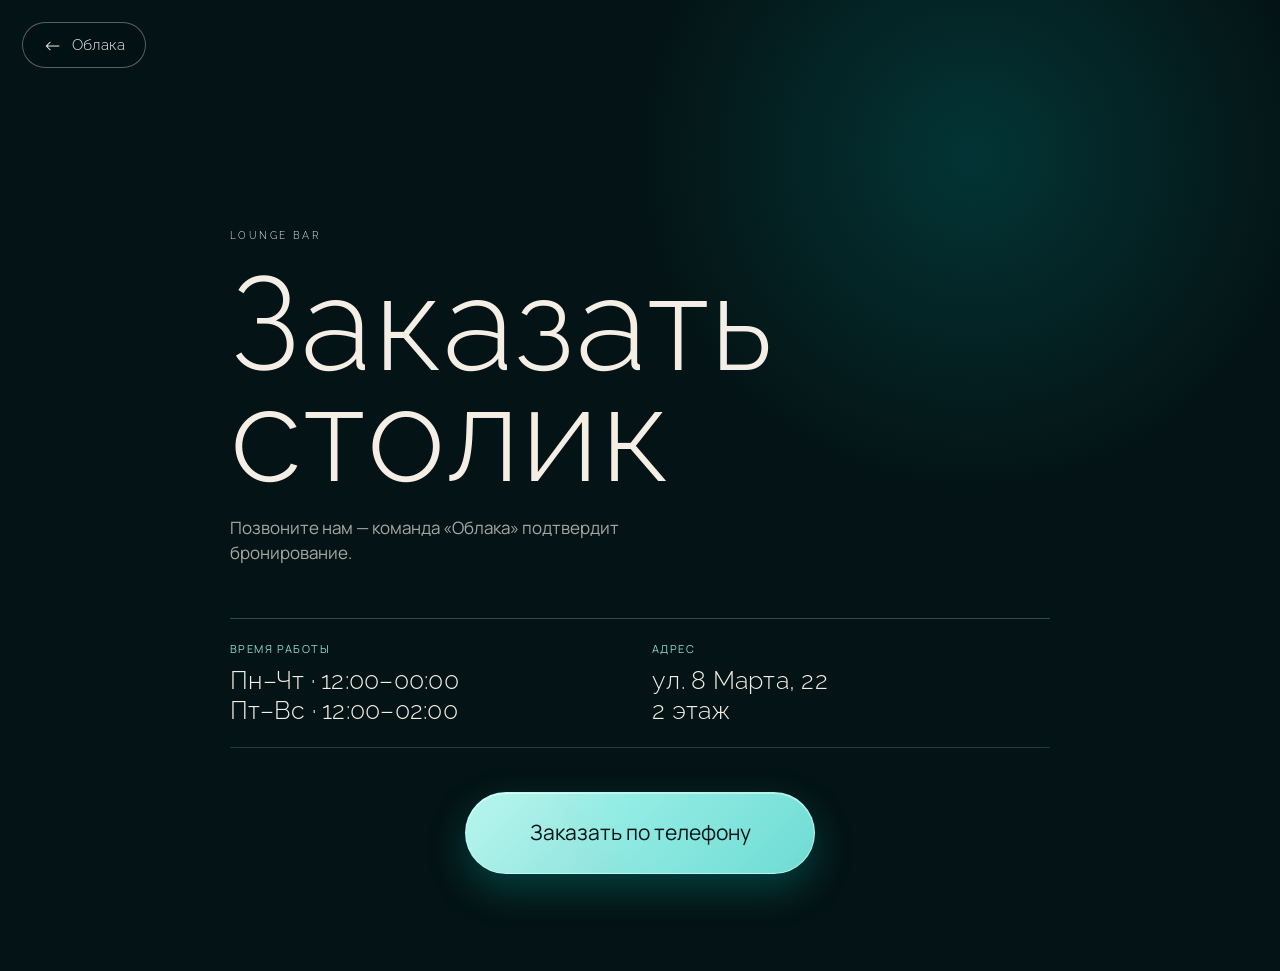
<file: oblaka-booking.html>
<!doctype html>
<html lang="ru">
<head>
  <meta charset="utf-8">
  <meta name="viewport" content="width=device-width, initial-scale=1">
  <meta name="theme-color" content="#041315">
  <title>Облака — заказать столик</title>
  <link rel="stylesheet" href="assets/style.css?v=45">
  <link rel="stylesheet" href="assets/booking-actions.css?v=1">
  <link rel="stylesheet" href="assets/booking-phone-only.css?v=1">
  <link rel="stylesheet" href="assets/booking-full-height.css?v=1">
  <link rel="stylesheet" href="assets/mobile-compact.css?v=1">
</head>
<body class="booking-page">
  <a class="back-link" href="oblaka.html"><span>←</span> Облака</a>
  <main class="booking">
    <p class="kicker">LOUNGE BAR</p>
    <h1>Заказать<br>столик</h1>
    <p class="booking__lead">Позвоните нам — команда «Облака» подтвердит бронирование.</p>
    <section class="booking__hours" aria-label="Время работы и адрес">
      <div><span>Время работы</span><strong>Пн–Чт · 12:00–00:00<br>Пт–Вс · 12:00–02:00</strong></div>
      <div><span>Адрес</span><strong>ул. 8 Марта, 22<br>2 этаж</strong></div>
    </section>
    <div class="booking__actions">
      <a class="booking__action booking__action--telegram" href="tel:+79026238002"><span>Заказать по телефону</span></a>
    </div>
  </main>
  <script src="assets/swipe-back.js?v=1"></script>
</body>
</html>
</file>
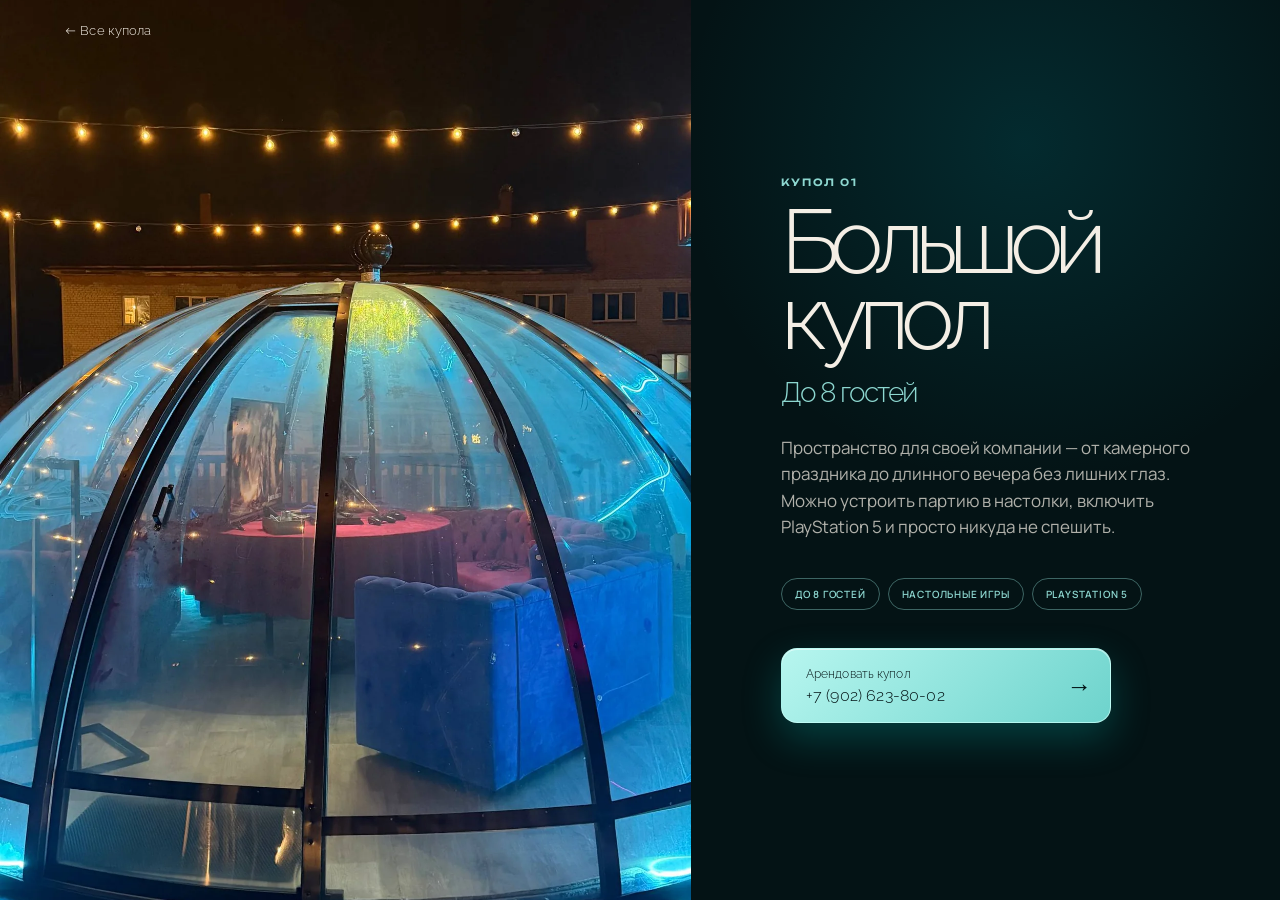
<file: oblaka-dome-large.html>
<!doctype html>
<html lang="ru"><head><meta charset="utf-8"><meta name="viewport" content="width=device-width, initial-scale=1"><meta name="theme-color" content="#041315"><title>Облака — большой купол</title><link rel="stylesheet" href="assets/style.css?v=30"><link rel="stylesheet" href="assets/dome-detail.css?v=2"><link rel="stylesheet" href="assets/mobile-compact.css?v=1"></head>
<body class="dome-detail-page"><main class="dome-detail"><a class="dome-detail__back" href="oblaka-domes.html">← Все купола</a><img class="dome-detail__image" src="assets/dome-large.webp?v=1" alt="Большой купол"><section class="dome-detail__copy"><p>КУПОЛ 01</p><h1>Большой купол</h1><h2>До 8 гостей</h2><p class="dome-detail__text">Пространство для своей компании — от камерного праздника до длинного вечера без лишних глаз. Можно устроить партию в настолки, включить PlayStation 5 и просто никуда не спешить.</p><div class="dome-detail__facts"><span>До 8 гостей</span><span>Настольные игры</span><span>PlayStation 5</span></div><a class="dome-detail__button" href="tel:+79026238002">Арендовать купол <b>+7 (902) 623-80-02</b></a></section></main><script src="assets/swipe-back.js?v=1"></script></body></html>
</file>
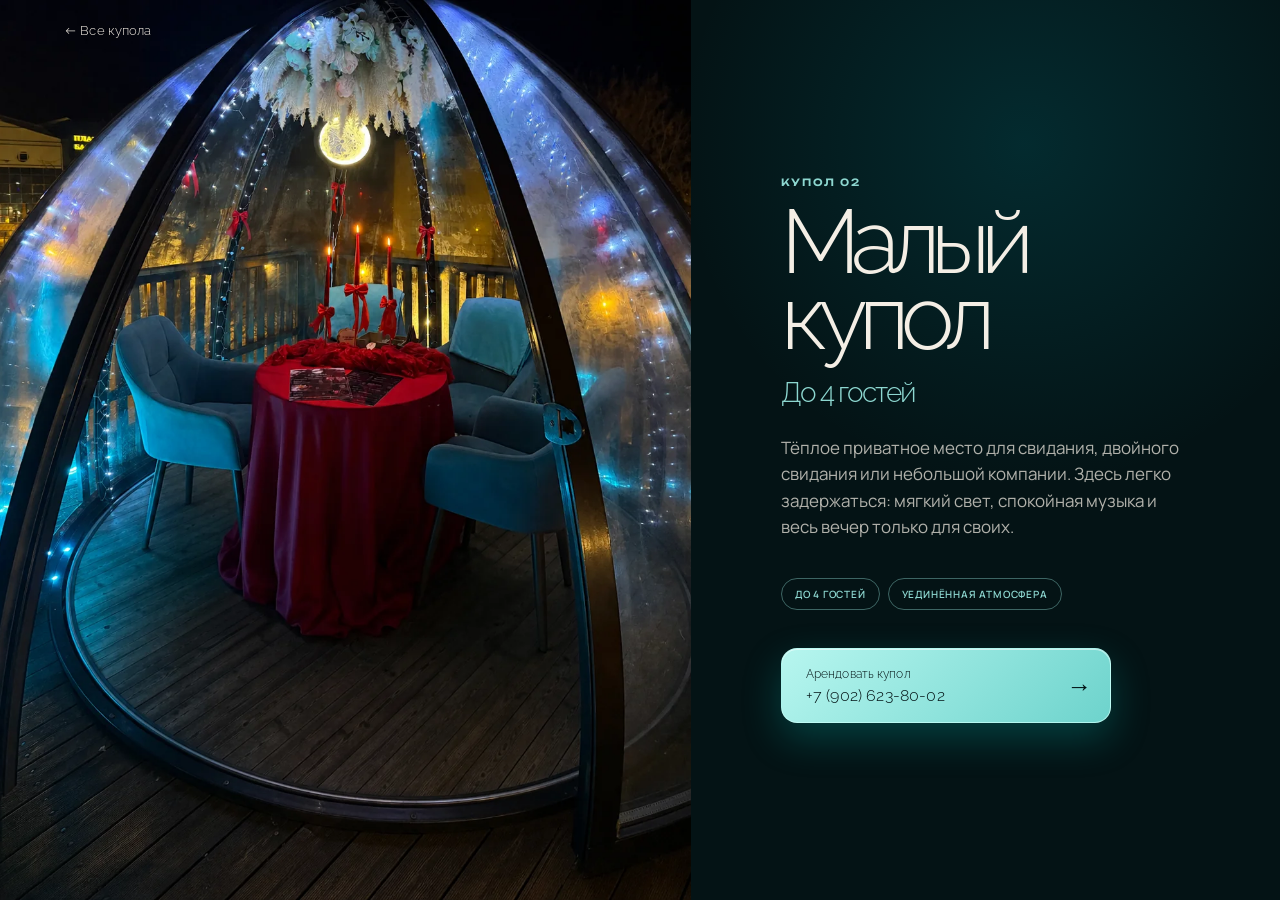
<file: oblaka-dome-small.html>
<!doctype html>
<html lang="ru"><head><meta charset="utf-8"><meta name="viewport" content="width=device-width, initial-scale=1"><meta name="theme-color" content="#041315"><title>Облака — малый купол</title><link rel="stylesheet" href="assets/style.css?v=30"><link rel="stylesheet" href="assets/dome-detail.css?v=2"><link rel="stylesheet" href="assets/mobile-compact.css?v=1"></head>
<body class="dome-detail-page"><main class="dome-detail"><a class="dome-detail__back" href="oblaka-domes.html">← Все купола</a><img class="dome-detail__image" src="assets/dome-small.webp?v=1" alt="Малый купол"><section class="dome-detail__copy"><p>КУПОЛ 02</p><h1>Малый купол</h1><h2>До 4 гостей</h2><p class="dome-detail__text">Тёплое приватное место для свидания, двойного свидания или небольшой компании. Здесь легко задержаться: мягкий свет, спокойная музыка и весь вечер только для своих.</p><div class="dome-detail__facts"><span>До 4 гостей</span><span>Уединённая атмосфера</span></div><a class="dome-detail__button" href="tel:+79026238002">Арендовать купол <b>+7 (902) 623-80-02</b></a></section></main><script src="assets/swipe-back.js?v=1"></script></body></html>
</file>
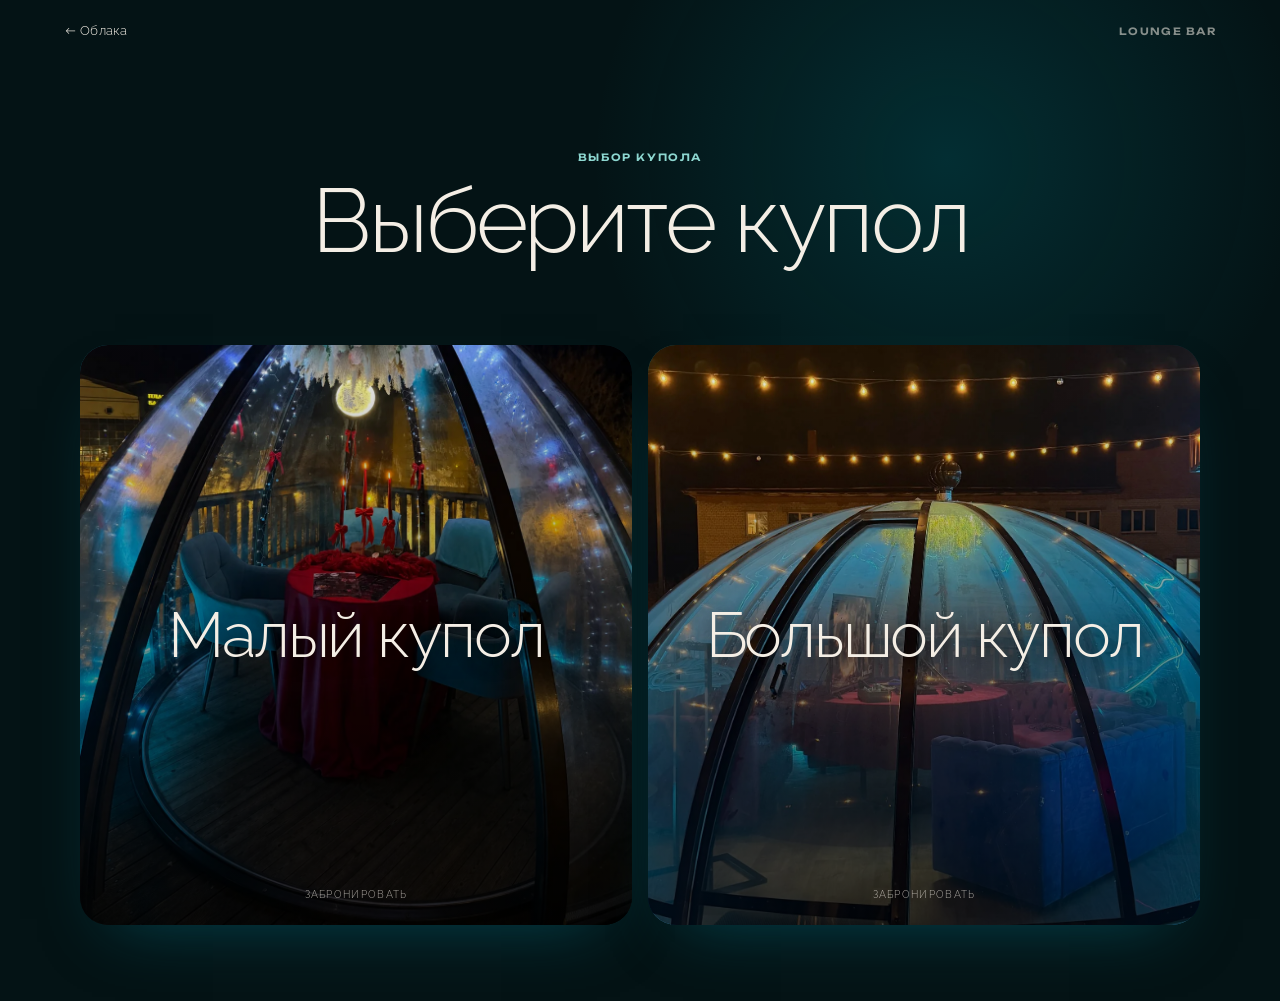
<file: oblaka-domes.html>
<!doctype html>
<html lang="ru">
<head>
  <meta charset="utf-8">
  <meta name="viewport" content="width=device-width, initial-scale=1">
  <meta name="theme-color" content="#041315">
  <title>Облака — купола</title>
  <link rel="stylesheet" href="assets/style.css?v=30">
  <link rel="stylesheet" href="assets/domes-picker.css?v=4">
  <link rel="stylesheet" href="assets/dome-light-type.css?v=1">
</head>
<body class="domes-picker-page">
  <main class="domes-picker">
    <header class="domes-picker__header">
      <a class="domes-picker__back" href="oblaka.html">← Облака</a>
      <p>LOUNGE BAR</p>
    </header>
    <section class="domes-picker__content">
      <div class="domes-picker__intro">
        <p>ВЫБОР КУПОЛА</p>
        <h1>Выберите купол</h1>
      </div>
      <div class="domes-picker__cards">
        <a class="dome-card dome-card--small" href="oblaka-dome-small.html?v=3" aria-label="Открыть информацию о малом куполе">
          <span>Малый купол</span>
          <b>Забронировать</b>
        </a>
        <a class="dome-card dome-card--large" href="oblaka-dome-large.html?v=3" aria-label="Открыть информацию о большом куполе">
          <span>Большой купол</span>
          <b>Забронировать</b>
        </a>
      </div>
    </section>
  </main>
  <script src="assets/swipe-back.js?v=1"></script>
</body>
</html>
</file>
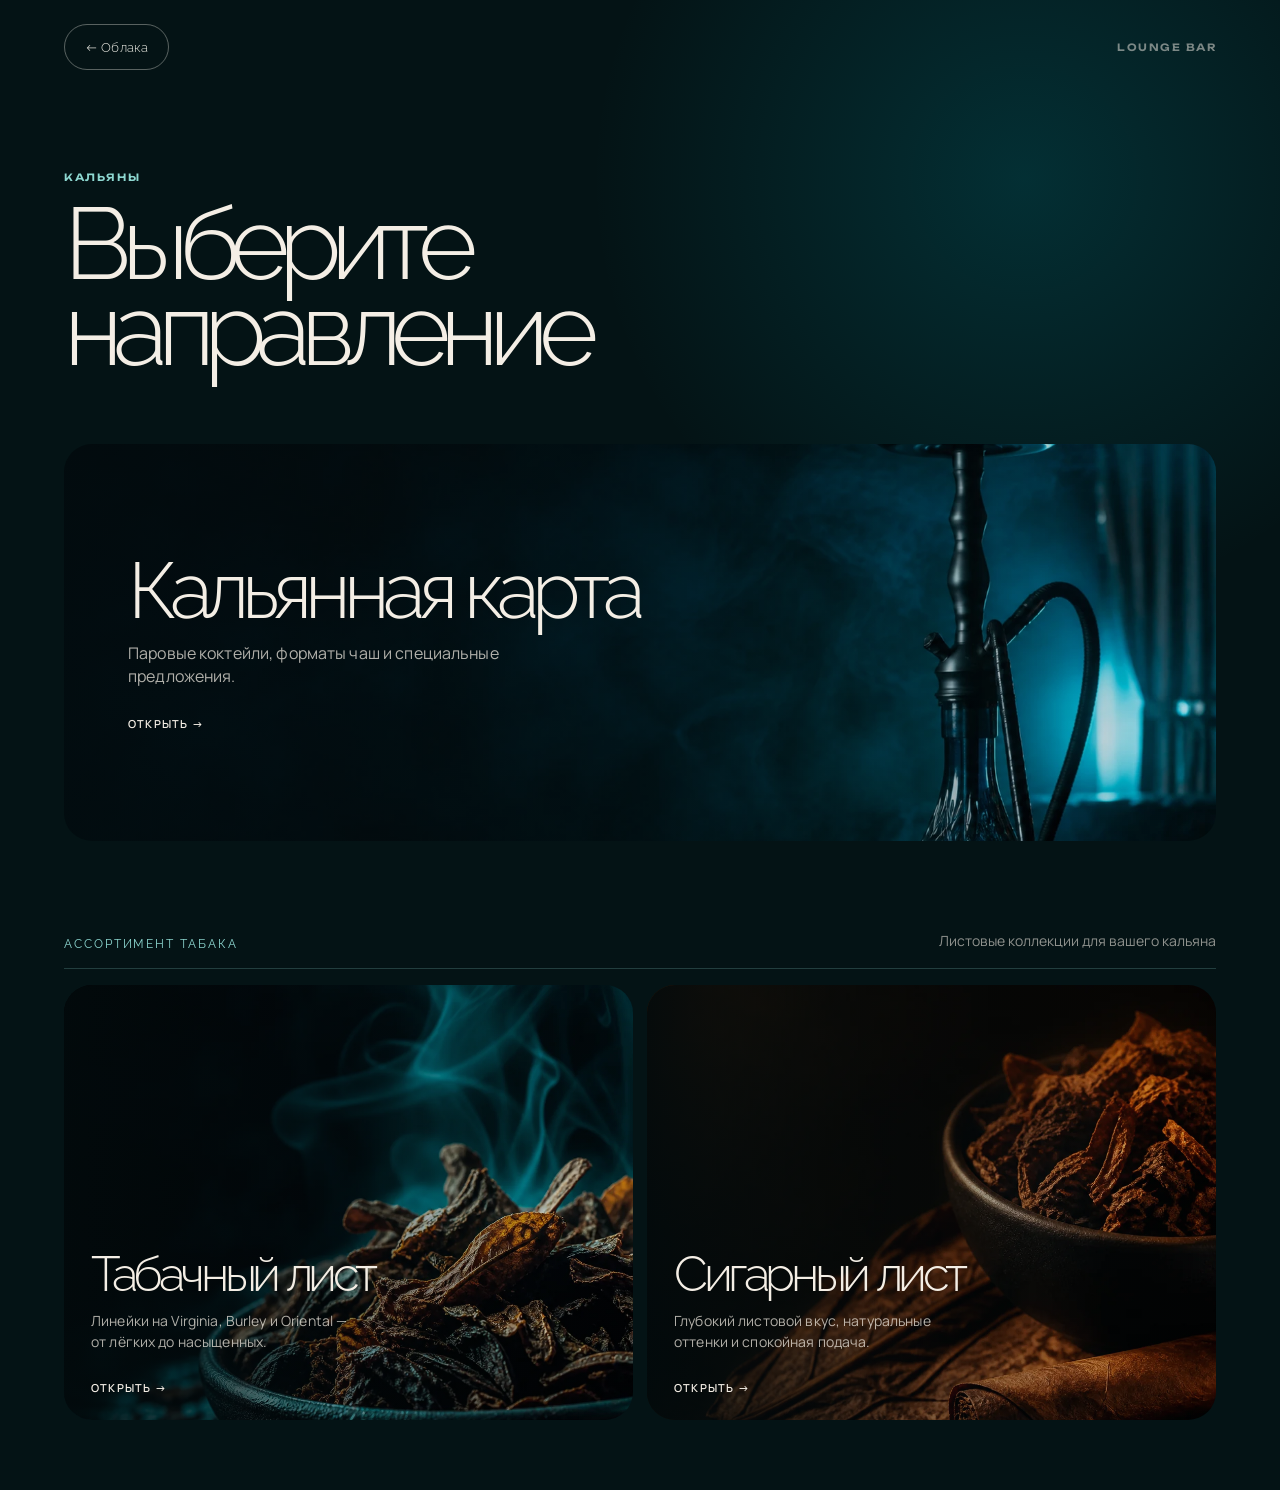
<file: oblaka-hookah.html>
<!doctype html>
<html lang="ru">
<head>
  <meta charset="utf-8">
  <meta name="viewport" content="width=device-width, initial-scale=1">
  <meta name="theme-color" content="#041315">
  <title>Облака — выбор кальяна</title>
  <link rel="stylesheet" href="assets/style.css?v=32">
  <link rel="stylesheet" href="assets/hookah-picker.css?v=12">
  <link rel="stylesheet" href="assets/hookah-menu.css?v=1">
  <link rel="stylesheet" href="assets/hookah-menu-sections.css?v=1">
  <link rel="stylesheet" href="assets/hookah-home-layout.css?v=1">
</head>
<body class="hookah-picker-page">
  <main class="hookah-picker" data-hookah-picker>
    <header class="hookah-picker__header">
      <a class="hookah-picker__back" href="oblaka.html">← Облака</a>
      <p class="hookah-picker__mark">LOUNGE BAR</p>
    </header>
    <section class="hookah-picker__content" aria-live="polite" data-picker-content></section>
  </main>
  <script src="assets/hookah-picker.js?v=12"></script>
  <script src="assets/swipe-back.js?v=1"></script>
</body>
</html>
</file>
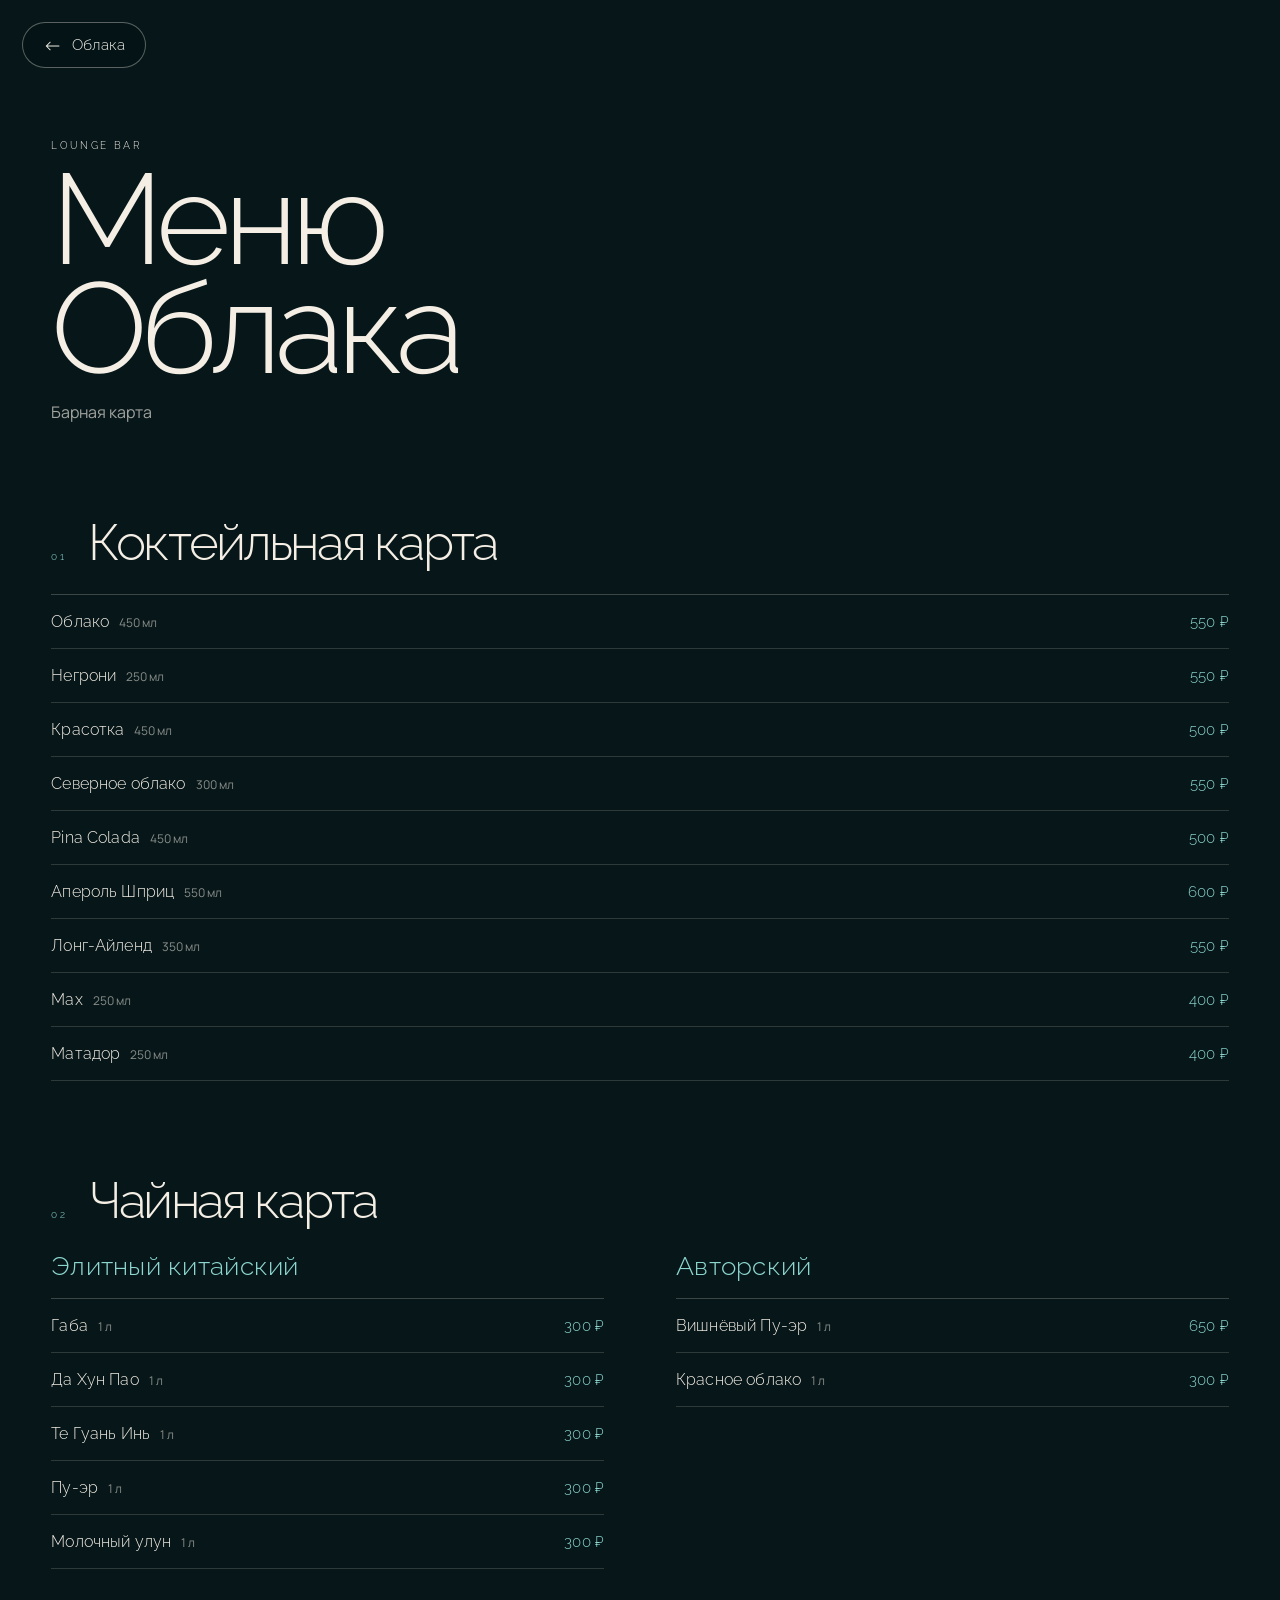
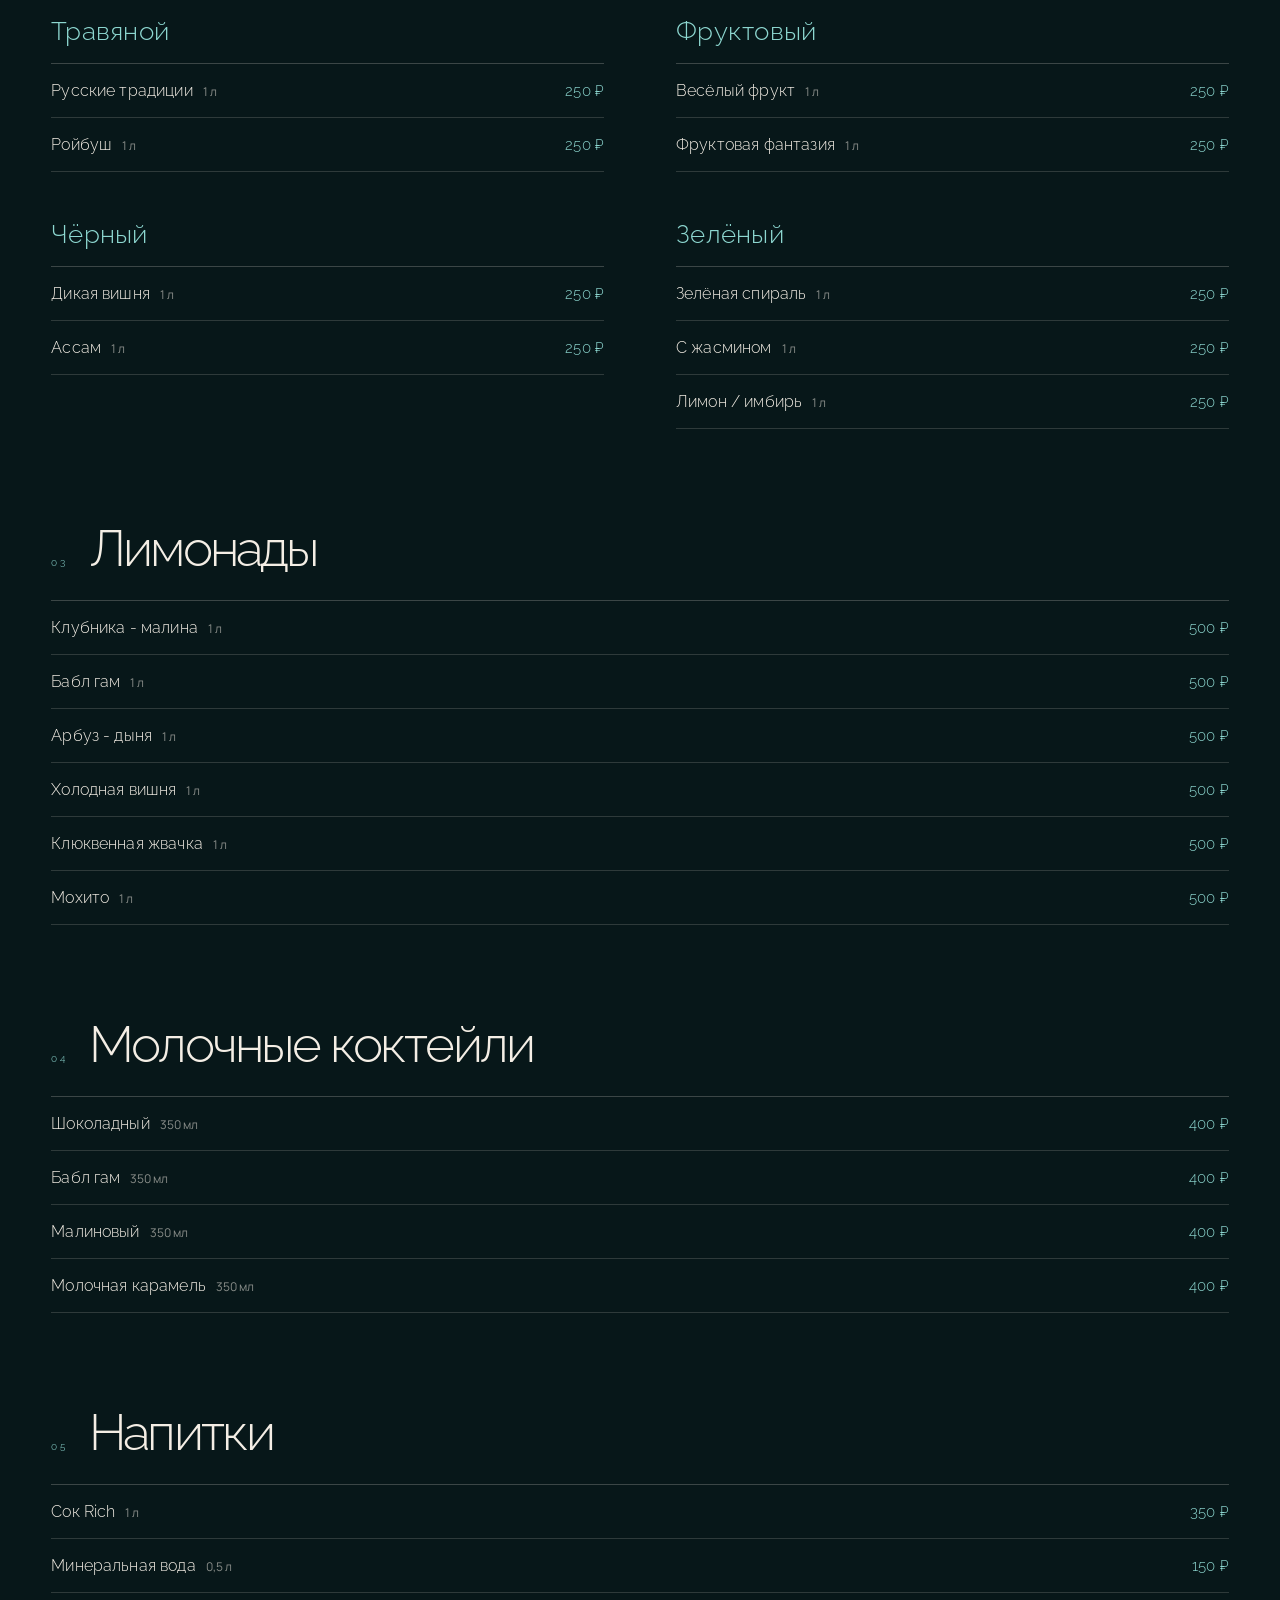
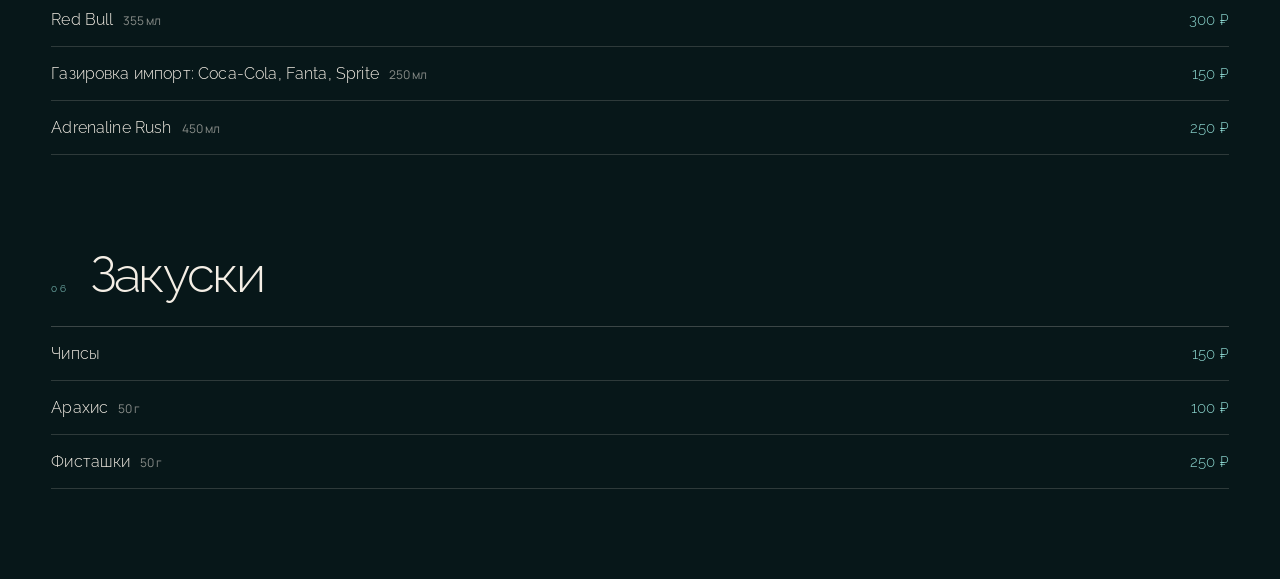
<file: oblaka-menu.html>
<!doctype html>
<html lang="ru"><head><meta charset="utf-8"><meta name="viewport" content="width=device-width, initial-scale=1"><meta name="theme-color" content="#041315"><title>Меню — Облака</title><link rel="stylesheet" href="assets/style.css?v=32"></head>
<body class="menu-page menu-page--oblaka"><a class="back-link" href="oblaka.html"><span>←</span> Облака</a><main class="menu-document"><header class="menu-document__header"><p class="kicker">LOUNGE BAR</p><h1>Меню<br>Облака</h1><p>Барная карта</p></header><div id="menu-root" data-menu="oblaka"></div></main><script src="assets/menus.js?v=2"></script><script src="assets/swipe-back.js?v=1"></script></body></html>
</file>
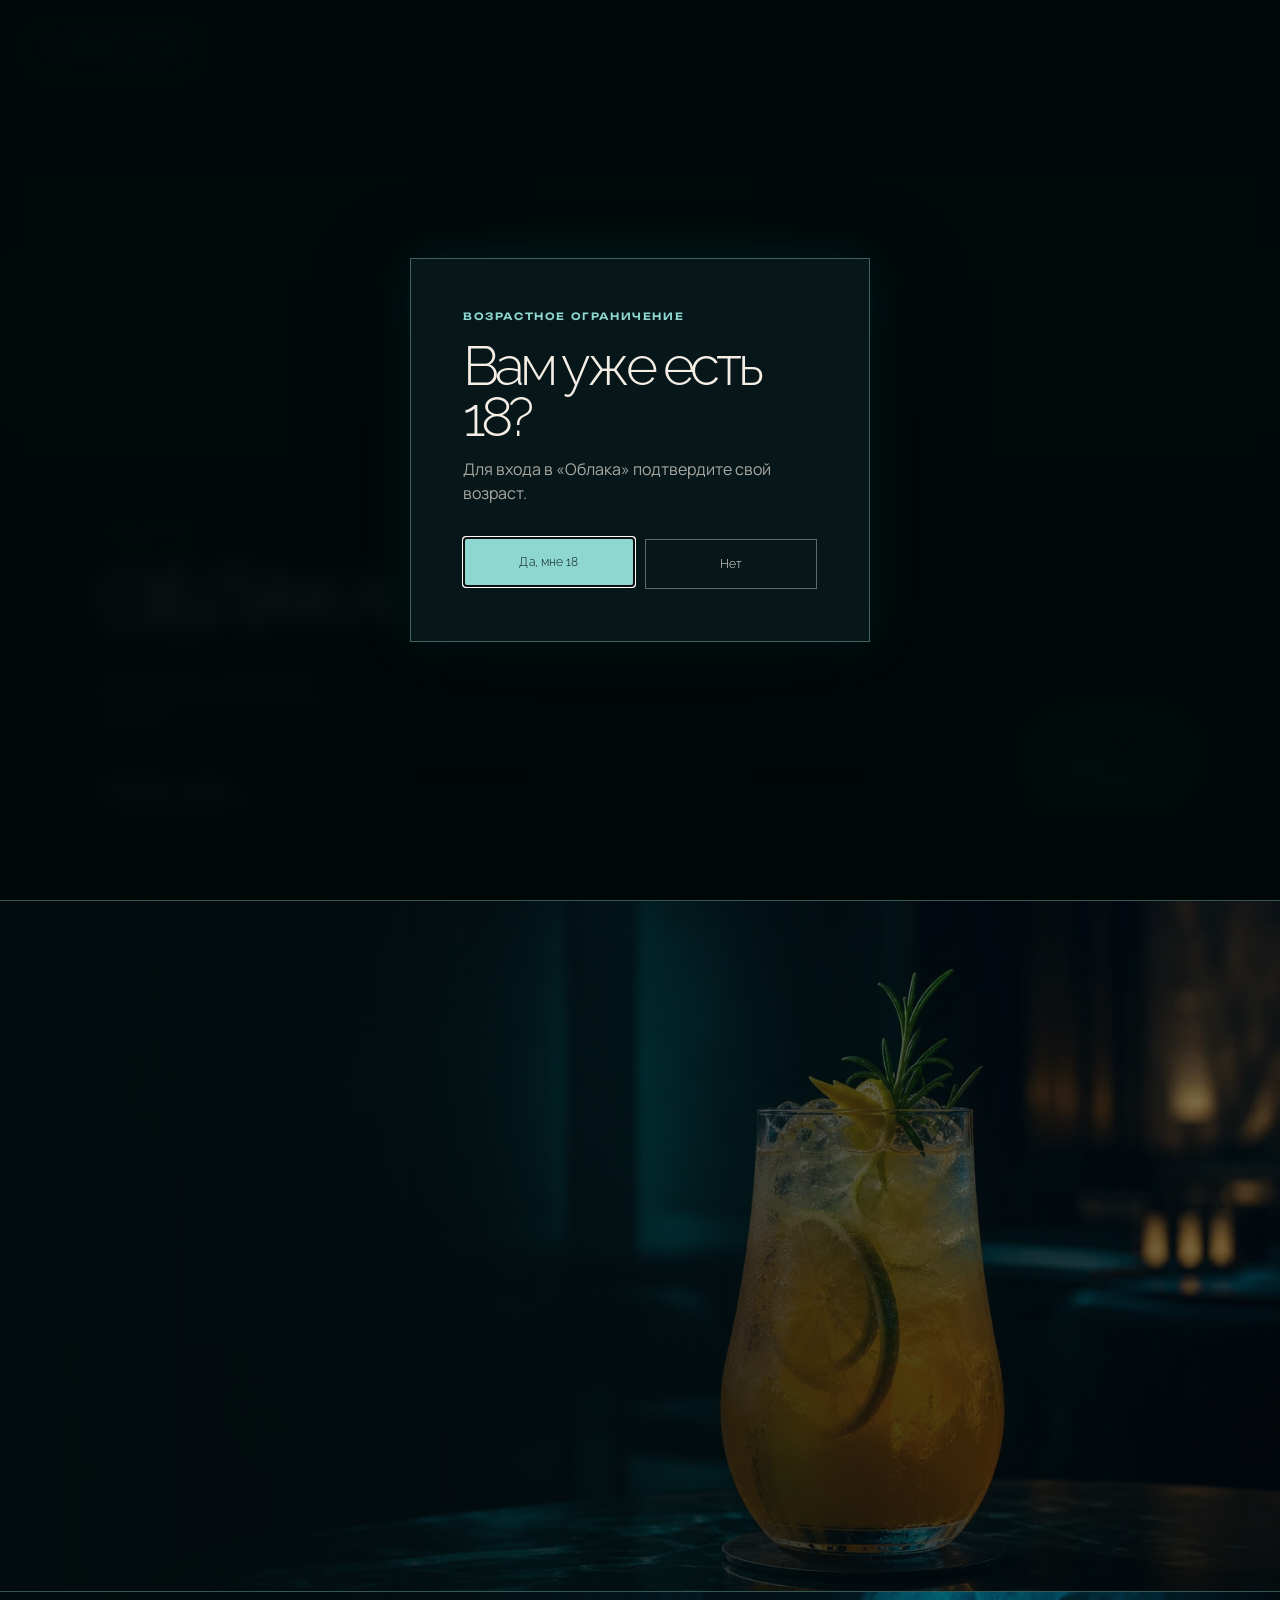
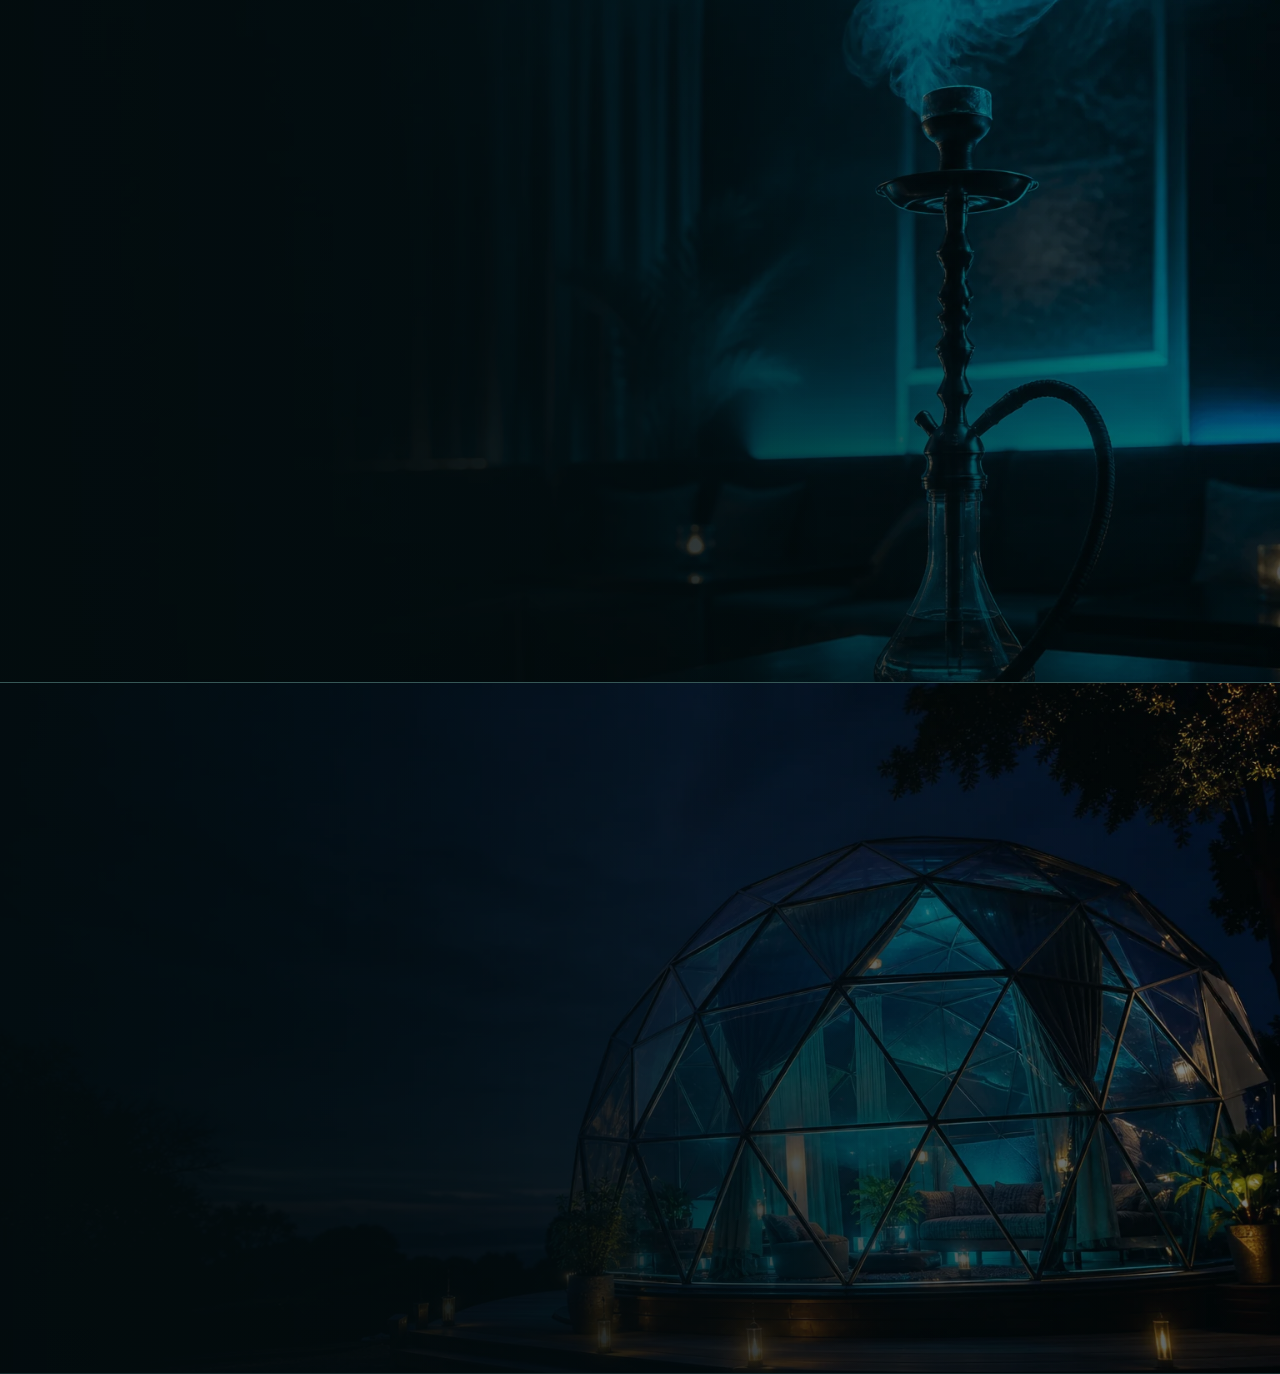
<file: oblaka.html>
<!doctype html>
<html lang="ru">
<head>
  <meta charset="utf-8">
  <meta name="viewport" content="width=device-width, initial-scale=1">
  <meta name="theme-color" content="#041315">
  <title>Облака — Lounge Bar</title>
  <link rel="stylesheet" href="assets/style.css?v=43">
  <link rel="stylesheet" href="assets/menu-card-motion.css?v=1">
</head>
<body class="venue-page venue-page--oblaka">
  <a class="back-link" href="index.html"><span>←</span> Все заведения</a>
  <main class="venue">
    <section class="venue-hero venue-hero--video">
      <div class="venue-hero__image venue-hero__image--video">
        <video class="hero-video hero-video--mobile" autoplay muted loop playsinline preload="metadata" aria-label="Атмосфера Облака Lounge Bar"><source src="assets/oblaka-hero.mp4" type="video/mp4"></video>
        <video class="hero-video hero-video--desktop" autoplay muted loop playsinline preload="metadata" aria-label="Атмосфера Облака Lounge Bar"><source src="assets/oblaka-hero-desktop.mp4" type="video/mp4"></video>
        <span class="venue-hero__video-shade"></span>
      </div>
      <div class="venue-hero__copy"><p class="kicker">LOUNGE BAR</p><h1>ОБЛАКА</h1><p>Лёгкий свет, мягкий звук и ночи без спешки.</p><a href="#formats" class="venue-button">Смотреть меню <span>↓</span></a></div>
      <a class="venue-booking-button" href="oblaka-booking.html"><span>Заказать столик</span></a>
    </section>
    <section class="menu-gallery menu-gallery--compact" id="formats">
      <div class="menu-gallery__items">
        <a class="menu-gallery__card menu-gallery__card--cocktails" href="oblaka-menu.html"><div class="menu-gallery__card-main"><h3>Коктейли</h3><p>Авторские позиции, чай, лимонады и напитки.</p></div></a>
        <a class="menu-gallery__card menu-gallery__card--hookah" href="oblaka-hookah.html"><div class="menu-gallery__card-main"><h3>Кальяны</h3><p>Классические, premium и авторские чаши.</p></div></a>
        <a class="menu-gallery__card menu-gallery__card--domes" href="oblaka-domes.html"><div class="menu-gallery__card-main"><h3>Купола</h3><p>Забронируйте отдельный купол для своей компании.</p></div></a>
      </div>
    </section>
  </main>
  <script src="assets/site.js?v=7"></script>
  <script src="assets/swipe-back.js?v=1"></script>
</body>
</html>
</file>
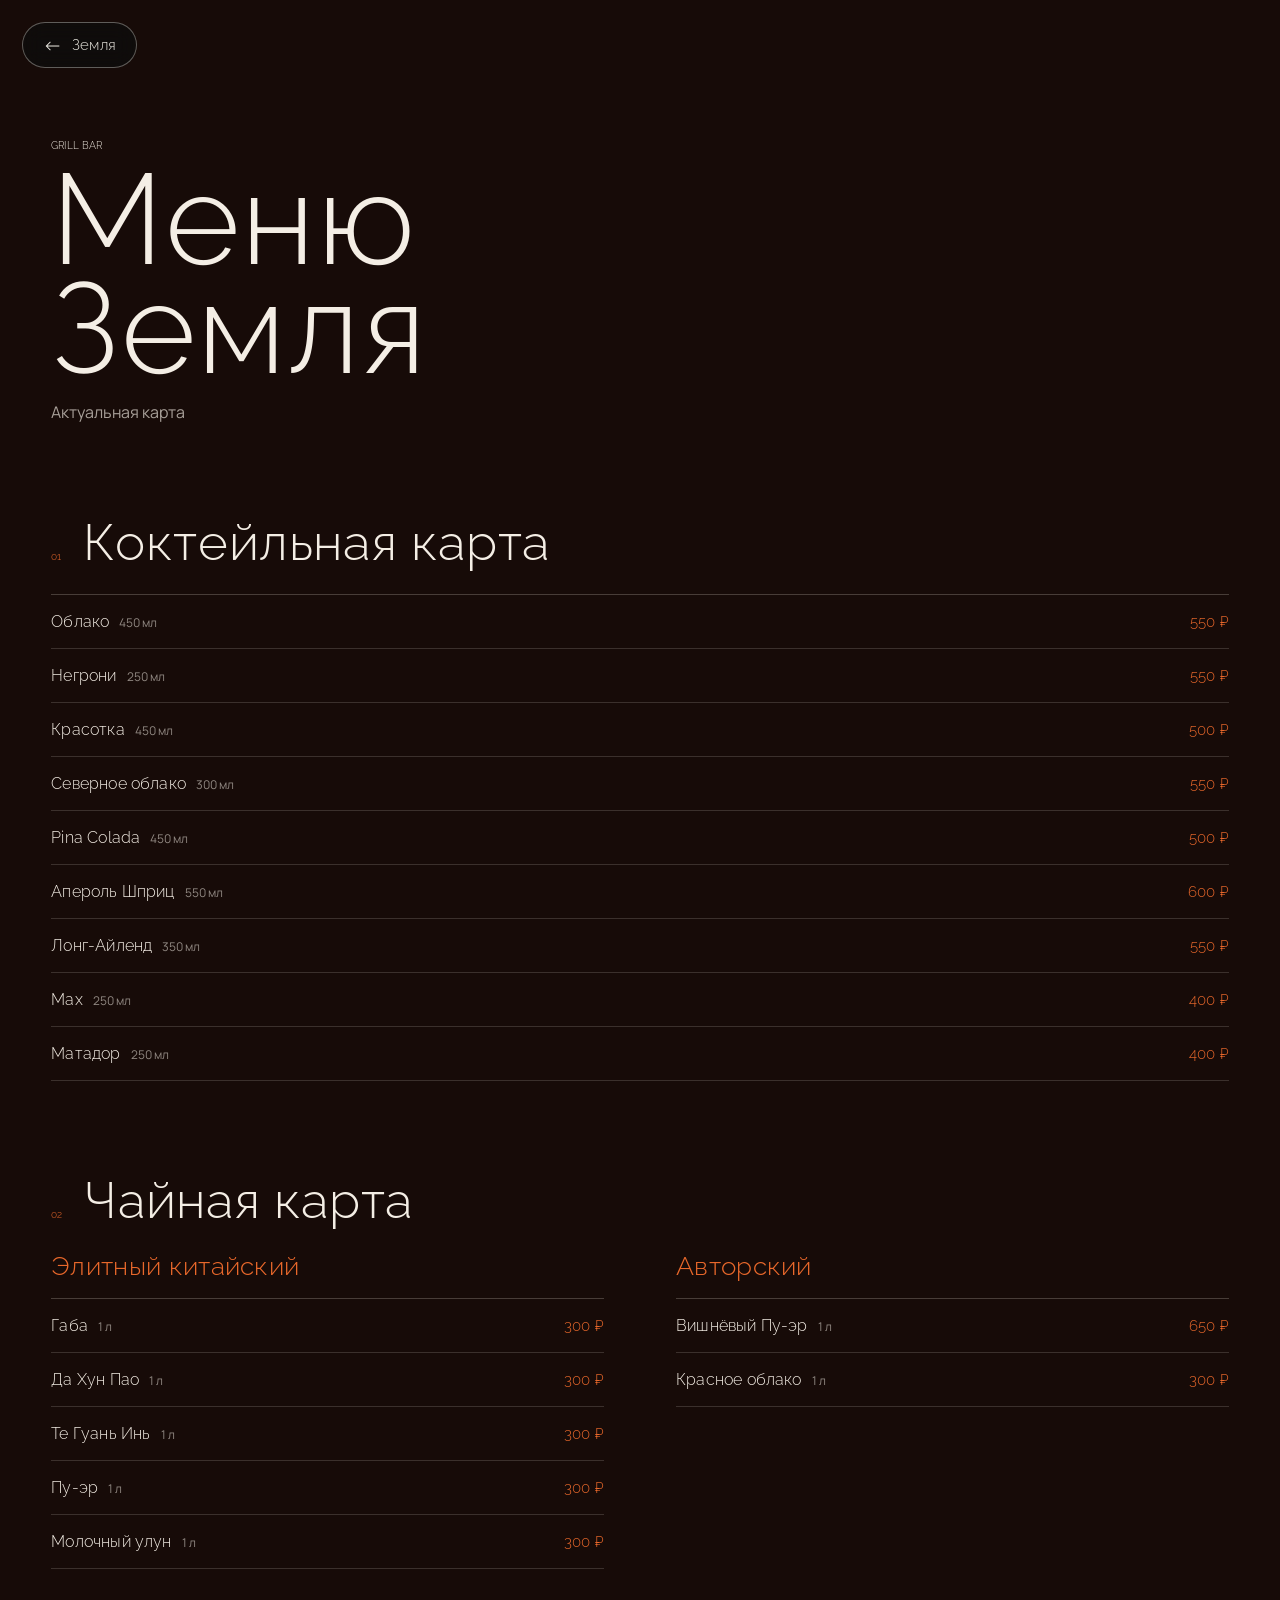
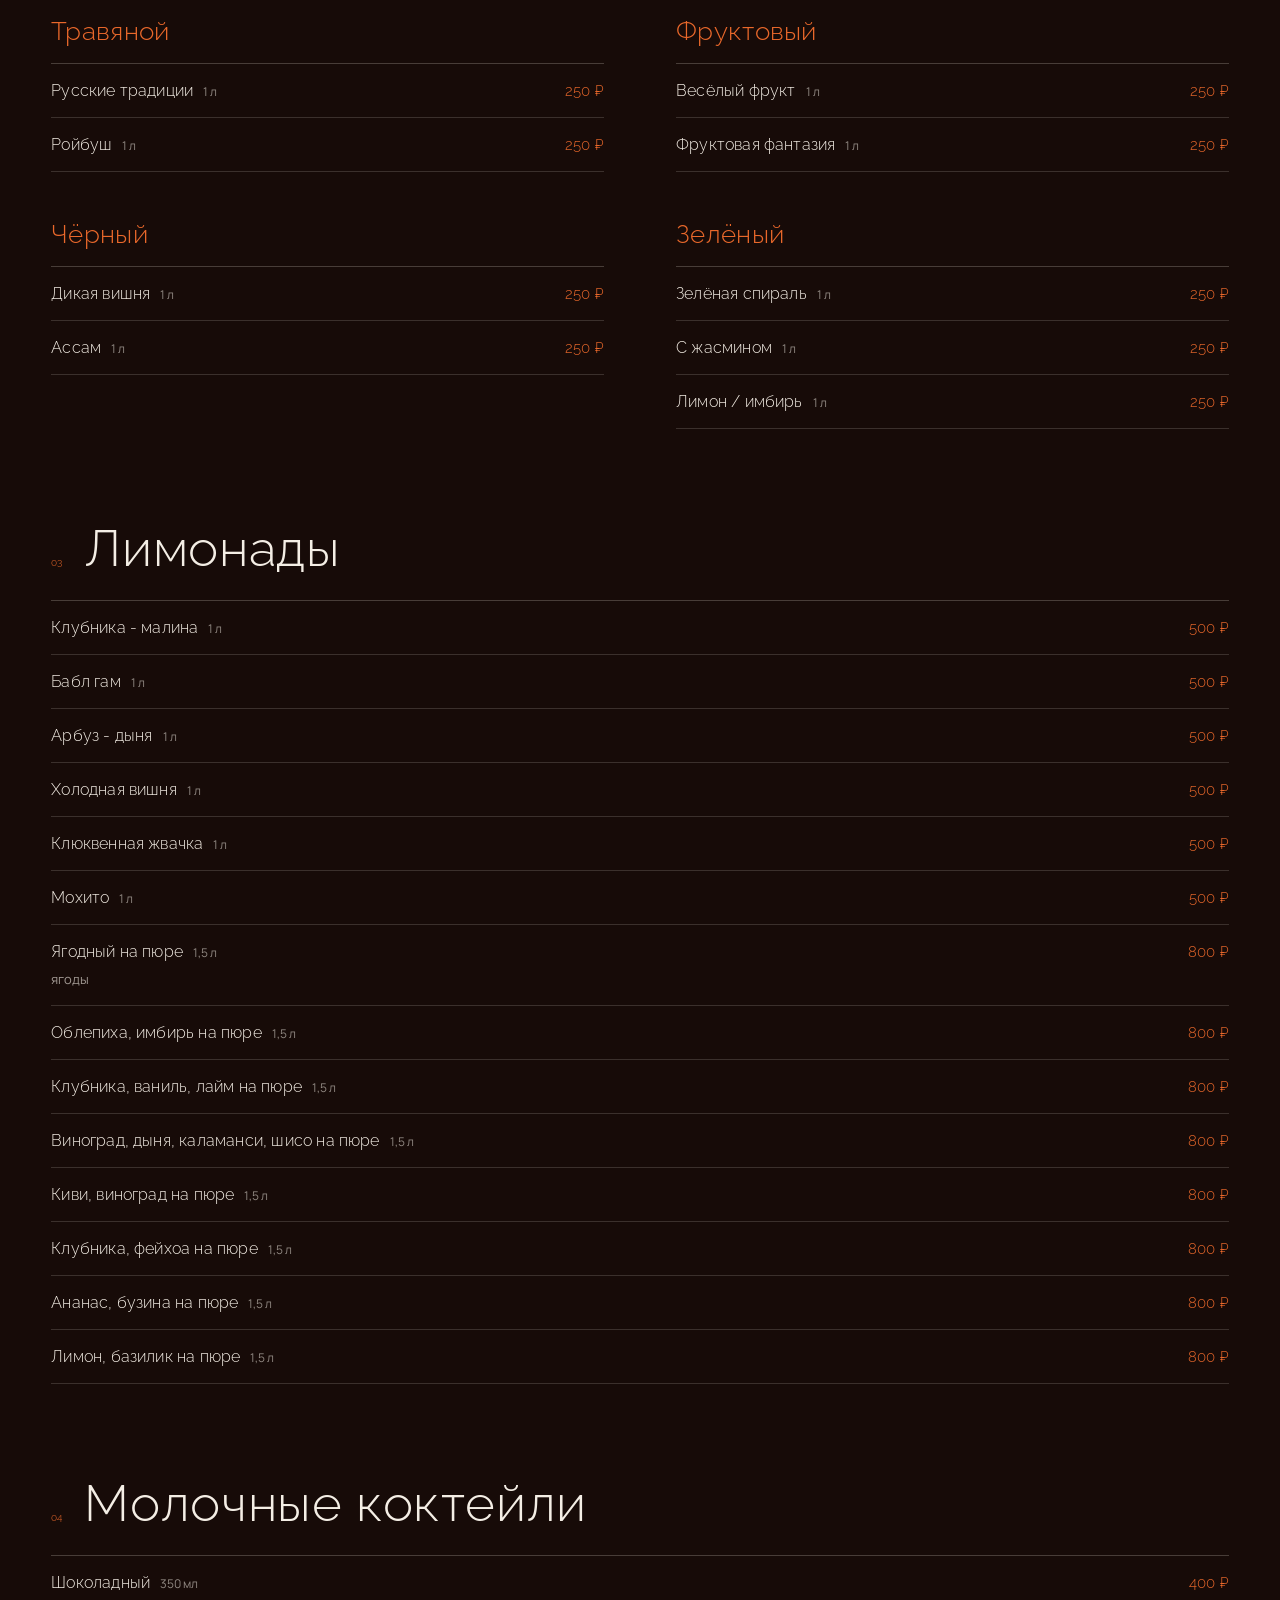
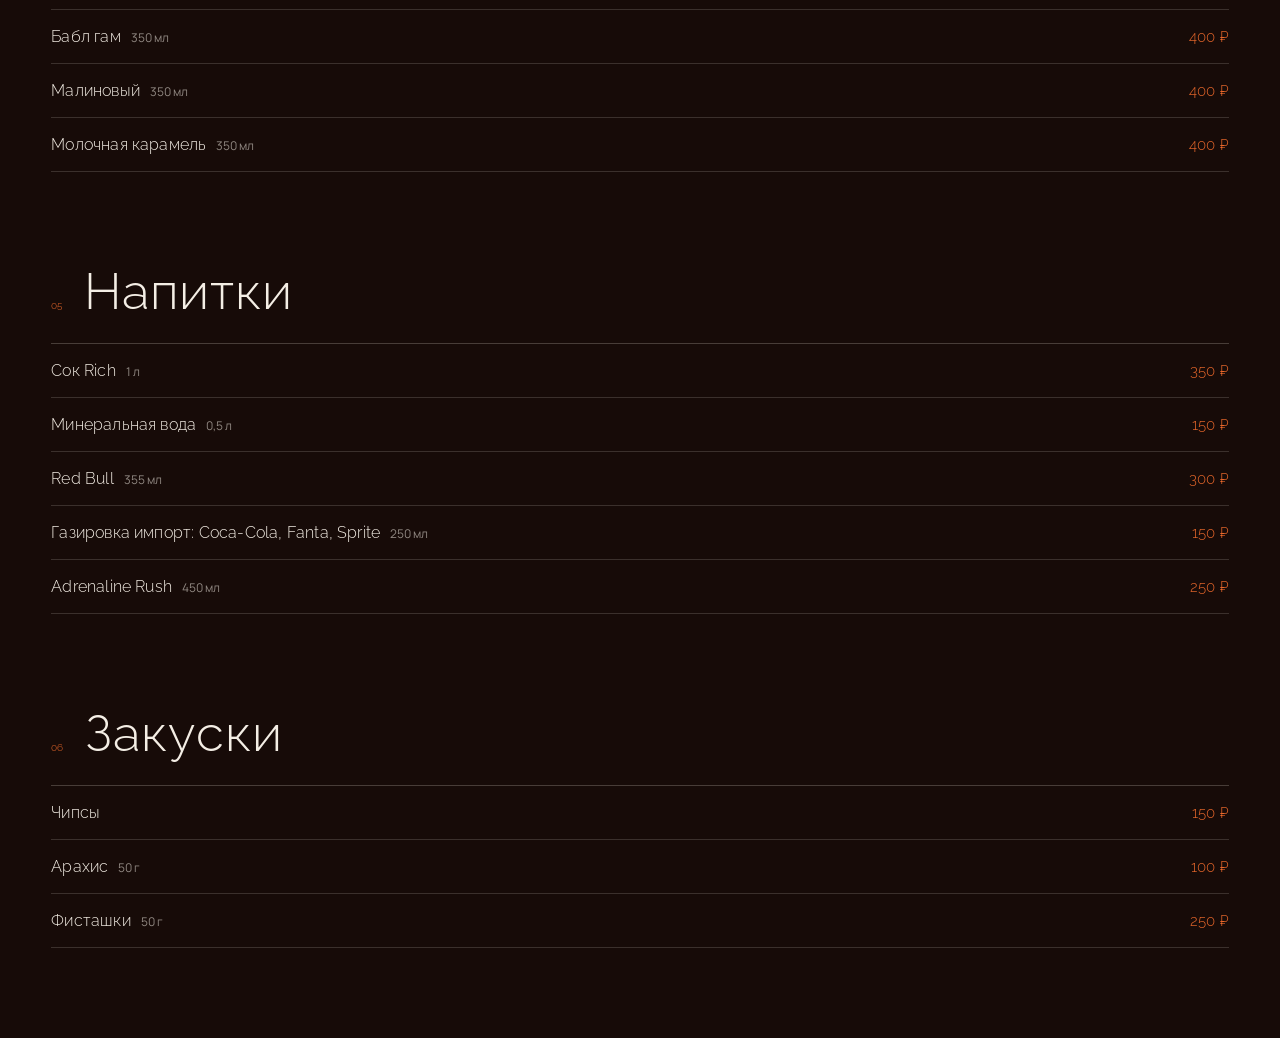
<file: zemlya-menu.html>
<!doctype html>
<html lang="ru"><head><meta charset="utf-8"><meta name="viewport" content="width=device-width, initial-scale=1"><meta name="theme-color" content="#160907"><title>Меню — Земля</title><link rel="stylesheet" href="assets/style.css?v=43"></head>
<body class="menu-page menu-page--zemlya"><a class="back-link" href="zemlya.html"><span>←</span> Земля</a><main class="menu-document"><header class="menu-document__header"><p class="kicker">GRILL BAR</p><h1>Меню<br>Земля</h1><p>Актуальная карта</p></header><div id="menu-root" data-menu="zemlya"></div></main><script src="assets/menus.js?v=1"></script><script src="assets/swipe-back.js?v=1"></script></body></html>
</file>
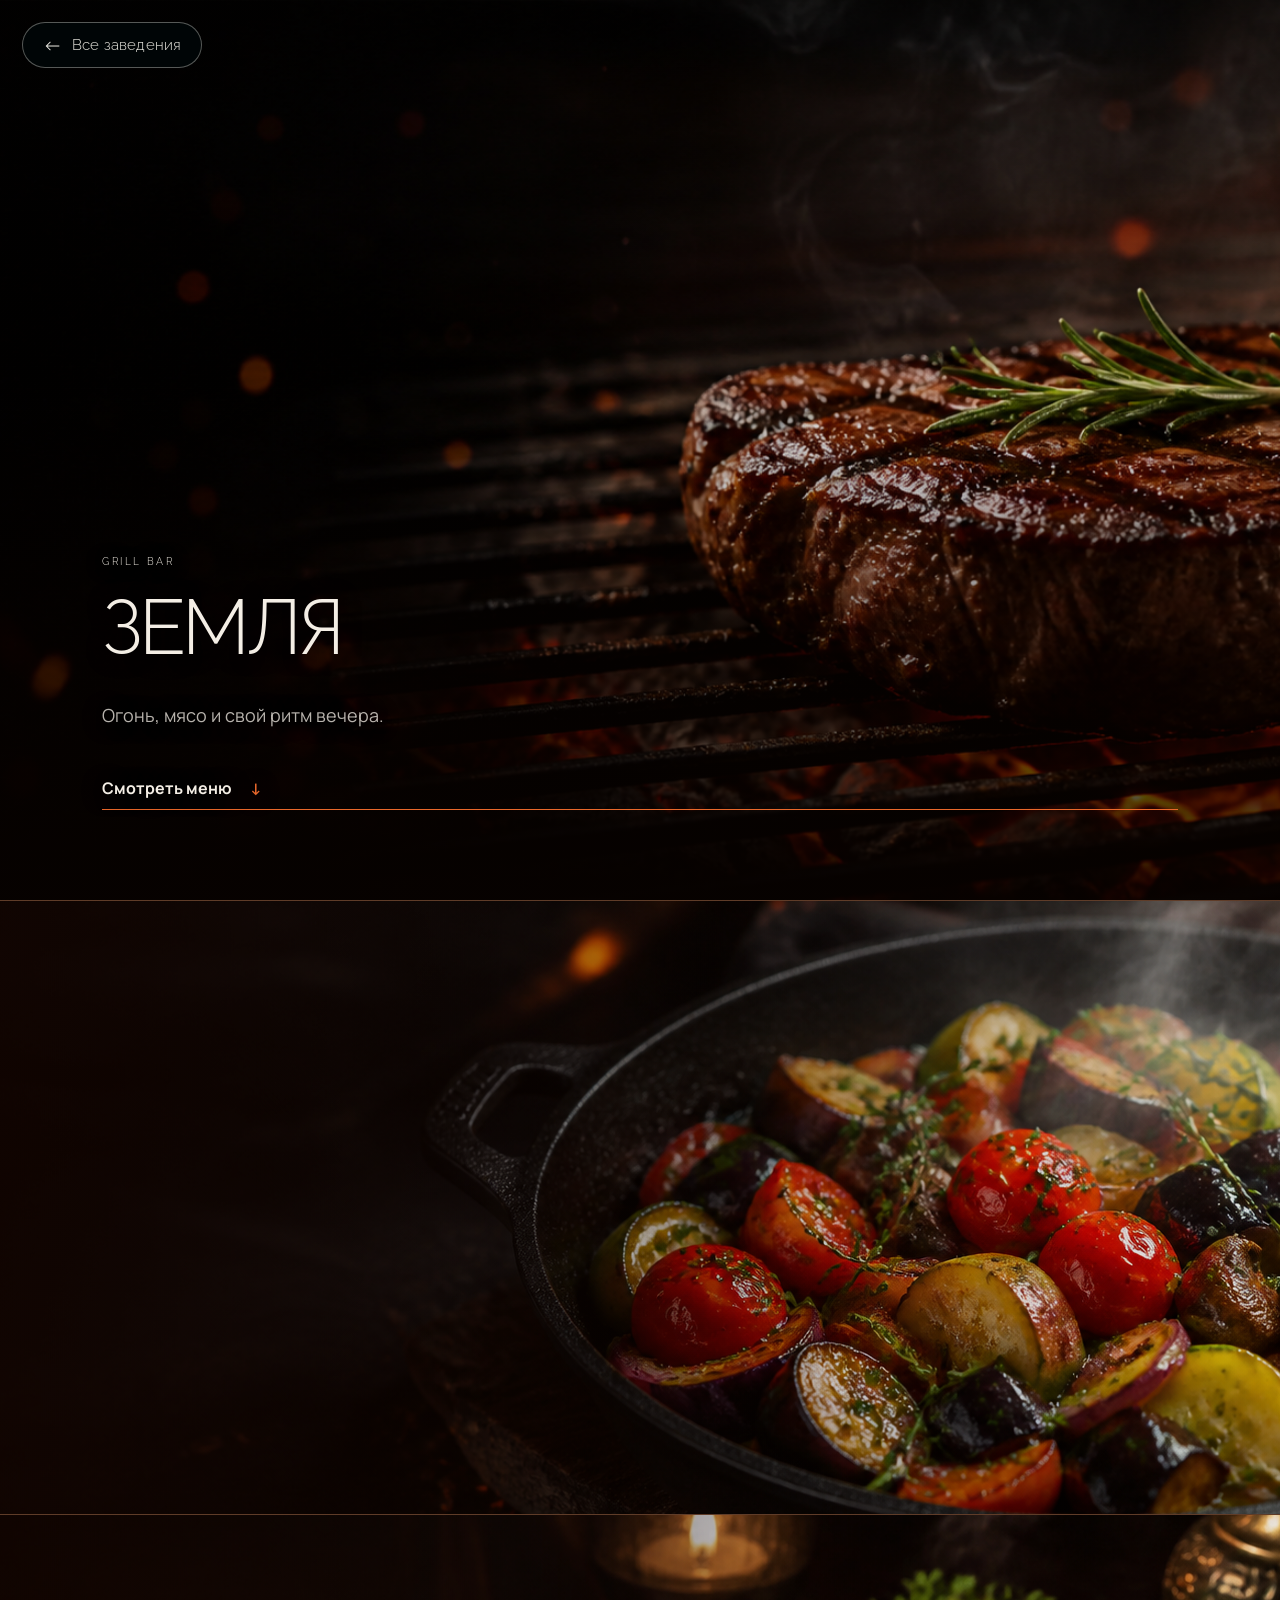
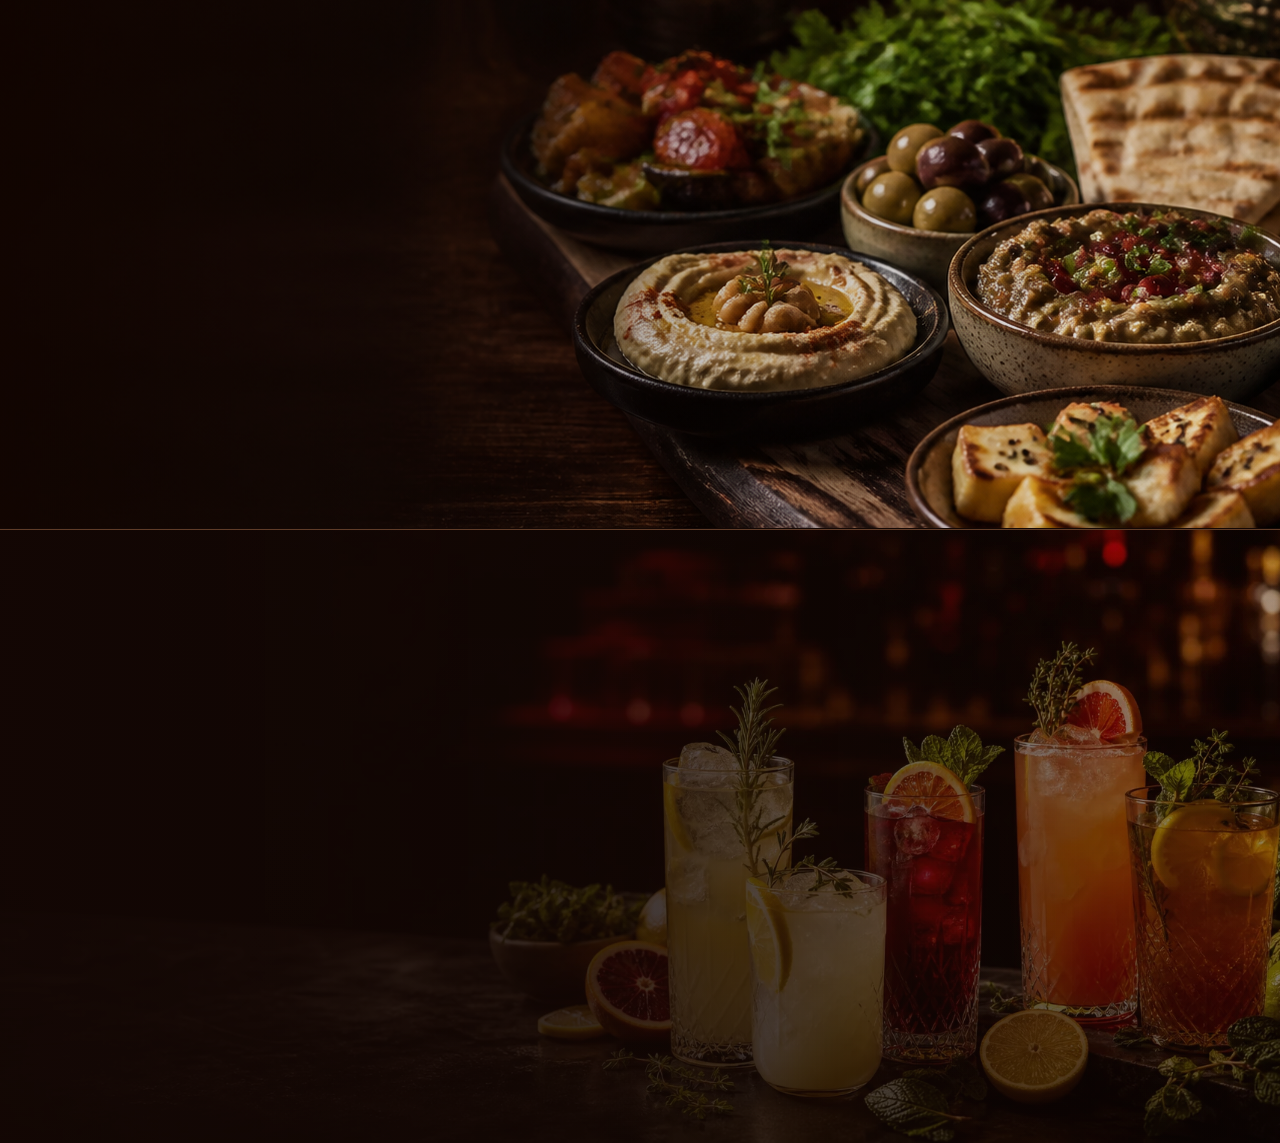
<file: zemlya.html>
<!doctype html>
<html lang="ru">
<head>
  <meta charset="utf-8">
  <meta name="viewport" content="width=device-width, initial-scale=1">
  <meta name="theme-color" content="#160907">
  <title>Земля — Grill Bar</title>
  <link rel="stylesheet" href="assets/style.css?v=37">
  <link rel="stylesheet" href="assets/zemlya-hero-mobile.css?v=1">
  <link rel="stylesheet" href="assets/zemlya-hero-sharp.css?v=1">
</head>
<body class="venue-page venue-page--zemlya">
  <a class="back-link" href="index.html"><span>←</span> Все заведения</a>
  <main class="venue">
    <section class="venue-hero venue-hero--video venue-hero--zemlya-photo">
      <div class="venue-hero__image venue-hero__image--video"><img src="assets/zemlya-hero-grill-original.png?v=1" alt="Земля Grill Bar: стейк на гриле"><span class="venue-hero__video-shade"></span></div>
      <div class="venue-hero__copy">
        <p class="kicker">GRILL BAR</p>
        <h1>ЗЕМЛЯ</h1>
        <p>Огонь, мясо и свой ритм вечера.</p>
        <a href="#formats" class="venue-button">Смотреть меню <span>↓</span></a>
      </div>
    </section>
    <section class="menu-gallery menu-gallery--zemlya" id="formats">
      <div class="menu-gallery__items">
        <a class="menu-gallery__card menu-gallery__card--zemlya-grill" href="zemlya-menu.html">
          <div class="menu-gallery__card-top"><span>01</span><span>ГЛАВНОЕ</span></div>
          <div class="menu-gallery__card-main"><h3>Гриль</h3><p>Мясо и блюда с огня — основа вечера в «Земле».</p></div>
          <div class="menu-gallery__tags"><span>Огонь</span><span>Мясо</span><span>Гриль</span><b>Открыть <i>↗</i></b></div>
        </a>
        <a class="menu-gallery__card menu-gallery__card--zemlya-food" href="zemlya-menu.html">
          <div class="menu-gallery__card-top"><span>02</span><span>КУХНЯ</span></div>
          <div class="menu-gallery__card-main"><h3>Еда</h3><p>Закуски и блюда, которыми хочется делиться за столом.</p></div>
          <div class="menu-gallery__tags"><span>Закуски</span><span>На компанию</span><b>Открыть <i>↗</i></b></div>
        </a>
        <a class="menu-gallery__card menu-gallery__card--zemlya-drinks" href="zemlya-menu.html">
          <div class="menu-gallery__card-top"><span>03</span><span>НАПИТКИ</span></div>
          <div class="menu-gallery__card-main"><h3>Напитки</h3><p>Чай, лимонады и безалкогольные авторские позиции.</p></div>
          <div class="menu-gallery__tags"><span>Чай</span><span>Лимонады</span><span>Коктейли</span><b>Открыть <i>↗</i></b></div>
        </a>
      </div>
    </section>
  </main>
  <script src="assets/site.js?v=7"></script>
  <script src="assets/swipe-back.js?v=1"></script>
</body>
</html>
</file>
<file: assets/style.css>
@import url('https://fonts.googleapis.com/css2?family=Manrope:wght@300;400;500;600;700&family=Raleway:wght@300;400;500&family=Unbounded:wght@500;600;700&display=swap');

:root { --cream:#f4eee5; --dark:#10100f; --orange:#e9682b; --cyan:#8dd7d0; }
* { box-sizing:border-box; }
html { scroll-behavior:smooth; }
body { margin:0; color:var(--cream); background:var(--dark); font-family:Manrope,Arial,sans-serif; }
a { color:inherit; text-decoration:none; }
.start-page { background:#10100f; }
.portal-header { position:fixed; z-index:4; top:0; left:0; right:0; height:84px; padding:0 clamp(24px,4vw,64px); display:grid; grid-template-columns:1fr auto 1fr; align-items:center; color:rgba(244,238,229,.65); mix-blend-mode:screen; pointer-events:none; }
.portal-header__label { font-size:10px; font-weight:700; line-height:1; letter-spacing:.15em; text-transform:uppercase; }.portal-header__label--right { text-align:right; }.portal-header__mark { font:500 19px/1 Unbounded,Arial,sans-serif; color:var(--cream); letter-spacing:-.12em; }
.portal { min-height:100svh; display:grid; grid-template-columns:1fr 1fr; overflow:hidden; }
.brand-card { position:relative; isolation:isolate; overflow:hidden; min-height:100svh; display:block; background:#10100f; border-right:1px solid rgba(244,238,229,.2); }
.brand-card:last-child { border-right:0; }.brand-card__image { position:absolute; inset:0; width:100%; height:100%; object-fit:contain; object-position:center; transform:scale(.96); filter:saturate(.55) contrast(1.06) brightness(.68); -webkit-mask-image:linear-gradient(180deg,transparent 0%,#000 17%,#000 83%,transparent 100%); mask-image:linear-gradient(180deg,transparent 0%,#000 17%,#000 83%,transparent 100%); transition:transform .7s cubic-bezier(.2,.7,0,1),filter .7s ease; }.brand-card__video { position:absolute; inset:0; width:100%; height:100%; object-fit:cover; object-position:center; filter:saturate(.72) contrast(1.05) brightness(.76); transform:scale(.92); transition:transform .9s cubic-bezier(.2,.7,0,1),filter .6s ease; }
.brand-card__shade { position:absolute; inset:0; background:linear-gradient(180deg,rgba(8,8,8,.45),transparent 40%,rgba(8,8,8,.78)),linear-gradient(90deg,rgba(8,8,8,.35),transparent 70%); z-index:1; transition:background .6s ease; }
.brand-card__content { position:absolute; z-index:2; inset:0; padding:clamp(28px,4vw,64px); display:flex; flex-direction:column; justify-content:flex-end; align-items:flex-start; }
.brand-card__number { position:absolute; top:41%; left:clamp(28px,4vw,64px); font:500 11px/1 Unbounded,Arial,sans-serif; color:rgba(244,238,229,.7); letter-spacing:.05em; }
.brand-card__copy { display:flex; flex-direction:column; align-items:flex-start; }.brand-card__eyebrow,.kicker { font-weight:700; font-size:10px; letter-spacing:.24em; }.brand-card__title { margin-top:16px; font-family:Unbounded,Arial,sans-serif; font-size:clamp(37px,5.5vw,92px); font-weight:600; letter-spacing:-.09em; line-height:.92; }.brand-card__description { margin-top:18px; max-width:230px; font-size:14px; line-height:1.45; color:rgba(244,238,229,.72); }
.brand-card__action { display:inline-flex; align-items:center; gap:12px; margin-top:34px; padding-top:12px; border-top:1px solid rgba(244,238,229,.4); font-size:12px; font-weight:700; letter-spacing:.04em; transition:color .35s ease,border-color .35s ease; }.brand-card__action i { display:grid; width:26px; height:26px; place-items:center; border:1px solid currentColor; border-radius:50%; font-size:15px; font-style:normal; }
.brand-card--zemlya { --card-color:var(--orange); }
.brand-card--oblaka { --card-color:var(--cyan); }
.brand-card:hover .brand-card__image,.brand-card:focus-visible .brand-card__image { transform:scale(1); filter:saturate(.9) contrast(1.04) brightness(.78); }.brand-card:hover .brand-card__video,.brand-card:focus-visible .brand-card__video { transform:scale(.97); filter:saturate(.9) contrast(1.04) brightness(.84); }.brand-card:hover .brand-card__shade,.brand-card:focus-visible .brand-card__shade { background:linear-gradient(180deg,rgba(8,8,8,.3),transparent 42%,rgba(8,8,8,.7)),linear-gradient(90deg,rgba(8,8,8,.18),transparent 75%); }.brand-card:hover .brand-card__action,.brand-card:focus-visible .brand-card__action { color:var(--card-color); border-color:var(--card-color); }
.route-transition { position:fixed; z-index:20; inset:0; pointer-events:none; opacity:0; background:rgba(5,9,9,.96); transition:opacity .42s cubic-bezier(.2,.75,.25,1); }
.route-transition span { position:absolute; inset:0; background:radial-gradient(circle at 50% 50%,rgba(141,215,208,.14),transparent 55%); opacity:0; transform:scale(.96); transition:opacity .42s ease,transform .42s ease; }
.route-transition.is-active { opacity:1; }.route-transition.is-active span { opacity:1; transform:scale(1); }
.venue-page { min-height:100svh; overflow-x:hidden; }.venue-page--zemlya { --accent:var(--orange); background:#160907; }.venue-page--oblaka { --accent:var(--cyan); background:#041315; }
.back-link { position:fixed; z-index:4; top:22px; left:22px; display:inline-flex; gap:10px; align-items:center; font-size:13px; padding:10px 14px; border:1px solid rgba(255,255,255,.2); border-radius:999px; background:rgba(0,0,0,.3); backdrop-filter:blur(10px); }.back-link span { font-size:19px; line-height:0; }
.venue-hero { min-height:100svh; display:grid; grid-template-columns:1.15fr .85fr; align-items:center; gap:clamp(24px,5vw,100px); padding:100px clamp(24px,8vw,150px) 60px; }.venue-hero__image { overflow:hidden; border-radius:3px; box-shadow:0 34px 90px rgba(0,0,0,.32); }.venue-hero__image img { width:100%; display:block; animation:slowFloat 8s ease-in-out infinite alternate; }.venue-hero__copy { max-width:430px; }.venue-hero h1,.venue-menu h2 { margin:14px 0 20px; font:600 clamp(45px,6vw,95px)/.95 Unbounded,sans-serif; letter-spacing:-.08em; }.venue-hero__copy > p:not(.kicker) { font-size:18px; line-height:1.5; color:rgba(244,238,229,.75); }.venue-button { display:inline-flex; align-items:center; gap:18px; margin-top:30px; padding-bottom:10px; border-bottom:1px solid var(--accent); font-weight:700; }.venue-button span { color:var(--accent); }.venue-menu { display:grid; grid-template-columns:1fr 1fr; gap:60px; align-items:start; padding:100px clamp(24px,8vw,150px); background:rgba(0,0,0,.18); }.venue-menu img { width:100%; max-width:650px; justify-self:end; box-shadow:0 22px 60px rgba(0,0,0,.28); }
@keyframes slowFloat { from {transform:scale(1.02) translateY(0)} to {transform:scale(1.07) translateY(-10px)} }
@media (max-width:720px) { .portal-header { height:66px; padding:0 22px; }.portal-header__label { display:none; }.portal-header__mark { grid-column:1 / -1; justify-self:center; }.portal { grid-template-columns:1fr; grid-template-rows:1fr 1fr; }.brand-card { min-height:50svh; border-right:0; border-bottom:1px solid rgba(244,238,229,.18); }.brand-card:last-child { border-bottom:0; }.brand-card__content { padding:26px; }.brand-card__number { top:25px; left:26px; }.brand-card__title{font-size:42px}.brand-card__description { margin-top:12px; font-size:13px; }.brand-card__action { margin-top:18px; padding-top:8px; }.brand-card__image{object-position:center 47%}.venue-hero{display:flex; flex-direction:column; padding:90px 22px 64px; min-height:auto; align-items:stretch}.venue-hero__image{order:0}.venue-hero__copy{order:1}.venue-hero h1{font-size:50px}.venue-menu{display:block;padding:68px 22px}.venue-menu img{margin-top:28px}.back-link{top:15px;left:15px} }
@media (prefers-reduced-motion:reduce) { *,*:before,*:after { animation-duration:.01ms!important; scroll-behavior:auto!important; transition-duration:.01ms!important; } .intro { display:none; } }
.menu-note { max-width:340px; margin:0; color:rgba(244,238,229,.7); line-height:1.55; }.menu-page { min-height:100svh; background:#071719; color:var(--cream); }.menu-page--zemlya { background:#170b08; }.menu-document { width:min(100%,1500px); margin:0 auto; padding:130px clamp(18px,4vw,72px) 90px; }.menu-document__header { margin-bottom:90px; }.menu-document__header h1 { margin:14px 0 18px; font:600 clamp(50px,10vw,138px)/.85 Unbounded,Arial,sans-serif; letter-spacing:-.09em; }.menu-document__header > p:last-child { margin:0; color:rgba(244,238,229,.65); }
.menu-collection { margin-top:96px; }.menu-collection__heading { display:flex; align-items:baseline; gap:22px; margin-bottom:22px; }.menu-collection__heading .kicker { color:var(--accent, var(--cyan)); }.menu-collection__heading h2 { margin:0; font:500 clamp(26px,4vw,56px)/1 Unbounded,Arial,sans-serif; letter-spacing:-.07em; }.menu-page--oblaka { --accent:var(--cyan); }.menu-page--zemlya { --accent:var(--orange); }.menu-sheet { margin:20px 0 0; overflow:auto; border:1px solid rgba(244,238,229,.12); background:#050505; }.menu-sheet img { display:block; width:100%; min-width:850px; height:auto; }
@media (max-width:720px) { .menu-document{padding:106px 16px 60px}.menu-document__header{margin-bottom:54px}.menu-collection{margin-top:62px}.menu-sheet{margin-left:-16px;margin-right:-16px}.menu-sheet img{min-width:760px}.menu-collection__heading{gap:14px} }
.menu-section { margin-top:94px; }.menu-subgroups { display:grid; grid-template-columns:repeat(2,minmax(0,1fr)); gap:48px 72px; }.menu-subgroup { min-width:0; }.menu-subgroup > h3 { margin:0 0 18px; color:var(--accent); font:600 clamp(20px,2vw,30px)/1.1 Unbounded,Arial,sans-serif; letter-spacing:-.06em; }.menu-list { border-top:1px solid rgba(244,238,229,.22); }.menu-item { padding:17px 0 16px; border-bottom:1px solid rgba(244,238,229,.16); }.menu-item__line { display:flex; align-items:baseline; gap:10px; }.menu-item h3 { margin:0; font-size:16px; line-height:1.25; font-weight:700; }.menu-item__line span { flex:none; color:rgba(244,238,229,.55); font-size:12px; white-space:nowrap; }.menu-item__line i { flex:1; min-width:10px; border-bottom:1px dotted rgba(244,238,229,.35); }.menu-item__line b { flex:none; font-size:15px; white-space:nowrap; }.menu-item p { margin:8px 0 0; max-width:60ch; color:rgba(244,238,229,.62); font-size:13px; line-height:1.45; }
@media (max-width:720px) { .menu-section{margin-top:58px}.menu-subgroups{grid-template-columns:1fr;gap:38px}.menu-item{padding:14px 0}.menu-item h3{font-size:15px}.menu-item__line{gap:7px}.menu-item__line span{font-size:11px}.menu-item__line b{font-size:14px}.menu-item p{font-size:12px}.menu-section .menu-collection__heading h2{font-size:29px} }
.menu-item__line i { border-bottom:0; }.menu-item__line b { color:var(--accent); }
.venue-hero--video { position:relative; display:block; min-height:100svh; padding:0; overflow:hidden; }.venue-hero__image--video { position:absolute; inset:0; border-radius:0; box-shadow:none; }.venue-hero__image--video video { width:100%; height:100%; display:block; object-fit:cover; animation:none; }.venue-hero__video-shade { position:absolute; inset:0; background:linear-gradient(180deg,rgba(0,0,0,.28),rgba(0,0,0,.08) 42%,rgba(0,0,0,.78)); }.venue-hero--video .venue-hero__copy { position:relative; z-index:1; min-height:100svh; max-width:none; padding:clamp(100px,10vw,160px) clamp(24px,8vw,150px) clamp(44px,7vw,100px); display:flex; flex-direction:column; justify-content:flex-end; text-shadow:0 2px 20px rgba(0,0,0,.5); }.venue-hero--video .venue-hero__copy > p:not(.kicker) { max-width:360px; }
@media (max-width:720px) { .venue-hero--video { display:block; min-height:100svh; padding:0; }.venue-hero--video .venue-hero__copy { min-height:100svh; padding:98px 22px 42px; }.venue-hero--video .venue-hero__image { width:100%; height:100%; }.venue-hero--video .venue-hero__copy h1 { font-size:50px; } }
.menu-hub { padding:clamp(88px,12vw,180px) clamp(24px,8vw,150px); background:#061416; }.menu-hub__header { max-width:550px; margin-bottom:56px; }.menu-hub__header h2,.domes h2 { margin:14px 0 20px; font:600 clamp(45px,7vw,110px)/.9 Unbounded,Arial,sans-serif; letter-spacing:-.09em; }.menu-hub__header > p:last-child { max-width:330px; margin:0; color:rgba(244,238,229,.65); line-height:1.5; }.menu-hub__grid { display:grid; grid-template-columns:repeat(3,1fr); border-top:1px solid rgba(244,238,229,.27); border-left:1px solid rgba(244,238,229,.27); }.menu-hub__card { min-height:390px; padding:28px; display:flex; flex-direction:column; align-items:flex-start; border-right:1px solid rgba(244,238,229,.27); border-bottom:1px solid rgba(244,238,229,.27); background:linear-gradient(145deg,rgba(141,215,208,.11),transparent 62%); transition:background .3s ease,color .3s ease; }.menu-hub__card--food { background:linear-gradient(145deg,rgba(244,238,229,.12),transparent 62%); }.menu-hub__card--hookah { background:linear-gradient(145deg,rgba(0,217,219,.18),transparent 62%); }.menu-hub__card:hover { background:var(--cyan); color:#061416; }.menu-hub__card > span { font:500 11px/1 Unbounded,Arial,sans-serif; opacity:.7; }.menu-hub__card h3 { margin:60px 0 12px; font:500 clamp(28px,3vw,48px)/.95 Unbounded,Arial,sans-serif; letter-spacing:-.08em; }.menu-hub__card p { max-width:230px; margin:0; color:inherit; opacity:.68; line-height:1.45; }.menu-hub__card b { display:flex; align-items:center; gap:10px; margin-top:auto; font-size:13px; }.menu-hub__card i { display:grid; place-items:center; width:27px; height:27px; border:1px solid currentColor; border-radius:50%; font-style:normal; }.domes { display:grid; grid-template-columns:1fr 1fr; gap:80px; align-items:end; padding:clamp(88px,12vw,180px) clamp(24px,8vw,150px); background:#0b2b2b; }.domes__copy { max-width:410px; justify-self:end; }.domes__copy p { margin:0; color:rgba(244,238,229,.75); font-size:17px; line-height:1.55; }
@media (max-width:720px) { .menu-hub { padding:70px 22px; }.menu-hub__grid { grid-template-columns:1fr; }.menu-hub__card { min-height:220px; padding:24px; }.menu-hub__card h3 { margin:38px 0 10px; font-size:34px; }.domes { display:block; padding:70px 22px; }.domes__copy { margin-top:40px; }.domes__copy p { font-size:15px; } }
.menu-gallery { padding:clamp(86px,11vw,155px) clamp(20px,5vw,86px); background:#080808; }.menu-gallery__header { width:min(760px,100%); margin:0 0 clamp(52px,7vw,100px); }.menu-gallery__header h2 { margin:16px 0 22px; font:500 clamp(48px,8vw,125px)/.87 Unbounded,Arial,sans-serif; letter-spacing:-.1em; }.menu-gallery__header > p:last-child { max-width:410px; margin:0; color:rgba(244,238,229,.62); font-size:16px; line-height:1.45; }.menu-gallery__items { display:flex; flex-direction:column; gap:14px; }.menu-gallery__card { position:relative; isolation:isolate; min-height:clamp(430px,52vw,690px); padding:clamp(24px,4vw,64px); display:flex; flex-direction:column; justify-content:space-between; overflow:hidden; background:#152527; border-radius:3px; }.menu-gallery__card:before { content:""; position:absolute; z-index:-2; inset:0; background:radial-gradient(circle at 78% 35%,rgba(141,215,208,.7),transparent 0 23%),linear-gradient(125deg,#122629 0%,#082024 43%,#0b0b0b 74%); transition:transform .7s ease; }.menu-gallery__card:after { content:""; position:absolute; z-index:-1; width:54%; aspect-ratio:1; right:-7%; bottom:-27%; border:1px solid rgba(244,238,229,.42); border-radius:50%; box-shadow:0 0 0 42px rgba(244,238,229,.05),0 0 0 84px rgba(244,238,229,.03); }.menu-gallery__card--food:before { background:radial-gradient(circle at 75% 28%,rgba(241,184,128,.65),transparent 0 24%),linear-gradient(125deg,#26190d 0%,#302016 47%,#0b0b0b 76%); }.menu-gallery__card--hookah:before { background:radial-gradient(circle at 78% 30%,rgba(91,215,210,.72),transparent 0 20%),linear-gradient(125deg,#021617 0%,#08292a 45%,#0b0b0b 78%); }.menu-gallery__card--domes:before { background:radial-gradient(circle at 78% 30%,rgba(179,234,231,.68),transparent 0 20%),linear-gradient(125deg,#17363a 0%,#0a2426 46%,#0b0b0b 78%); }.menu-gallery__card:hover:before { transform:scale(1.06); }.menu-gallery__card-top,.menu-gallery__tags { display:flex; align-items:center; gap:12px; font-size:10px; font-weight:700; letter-spacing:.16em; }.menu-gallery__card-top span:first-child { color:var(--cyan); }.menu-gallery__card-main { margin-top:auto; max-width:620px; }.menu-gallery__card-main h3 { margin:0 0 16px; font:500 clamp(48px,8vw,124px)/.82 Unbounded,Arial,sans-serif; letter-spacing:-.1em; }.menu-gallery__card-main p { max-width:330px; margin:0; color:rgba(244,238,229,.75); font-size:16px; line-height:1.42; }.menu-gallery__tags { flex-wrap:wrap; margin-top:42px; }.menu-gallery__tags span { padding:9px 12px; border:1px solid rgba(244,238,229,.34); border-radius:999px; letter-spacing:.08em; }.menu-gallery__tags b { display:flex; align-items:center; gap:10px; margin-left:auto; font-size:12px; letter-spacing:.05em; }.menu-gallery__tags i { display:grid; width:28px; height:28px; place-items:center; border:1px solid currentColor; border-radius:50%; font-style:normal; }
@media (max-width:720px) { .menu-gallery { padding:70px 12px; }.menu-gallery__header { padding:0 10px; }.menu-gallery__header h2 { font-size:52px; }.menu-gallery__card { min-height:500px; padding:24px 22px; }.menu-gallery__card:after { width:100%; right:-29%; bottom:-17%; }.menu-gallery__card-main h3 { font-size:59px; }.menu-gallery__tags { margin-top:30px; gap:7px; }.menu-gallery__tags span { padding:8px 10px; font-size:9px; }.menu-gallery__tags b { width:100%; margin:8px 0 0; justify-content:space-between; } }
.menu-gallery { padding:clamp(76px,10vw,130px) 0 0; background:#060d0e; }.menu-gallery__header { padding:0 clamp(22px,8vw,150px); }.menu-gallery__items { gap:0; }.menu-gallery__card { border-radius:0; min-height:clamp(480px,54vw,760px); border-top:1px solid rgba(141,215,208,.28); box-shadow:inset 0 0 120px rgba(0,217,219,.05); transition:transform .5s cubic-bezier(.2,.8,.2,1),box-shadow .5s ease; }.menu-gallery__card:before { background:radial-gradient(circle at 78% 35%,rgba(0,217,219,.82),transparent 0 25%),radial-gradient(circle at 20% 95%,rgba(0,119,123,.36),transparent 0 34%),linear-gradient(125deg,#0a2023 0%,#061416 45%,#050707 78%); }.menu-gallery__card--food:before { background:radial-gradient(circle at 78% 35%,rgba(0,217,219,.66),transparent 0 23%),radial-gradient(circle at 19% 90%,rgba(61,181,177,.29),transparent 0 34%),linear-gradient(125deg,#082023 0%,#061416 45%,#050707 78%); }.menu-gallery__card--hookah:before { background:radial-gradient(circle at 78% 35%,rgba(0,217,219,.9),transparent 0 22%),radial-gradient(circle at 19% 90%,rgba(0,126,132,.37),transparent 0 34%),linear-gradient(125deg,#061d20 0%,#041315 45%,#050707 78%); }.menu-gallery__card--domes:before { background:radial-gradient(circle at 78% 35%,rgba(155,255,247,.8),transparent 0 22%),radial-gradient(circle at 19% 90%,rgba(0,138,145,.36),transparent 0 34%),linear-gradient(125deg,#0a2629 0%,#061719 45%,#050707 78%); }.menu-gallery__card:hover { z-index:2; transform:translateY(-10px) scale(1.012); box-shadow:0 20px 55px rgba(0,217,219,.26),inset 0 0 150px rgba(0,217,219,.12); }.menu-gallery__card:hover:before { transform:scale(1.03); }
@media (max-width:720px) { .menu-gallery { padding:68px 0 0; }.menu-gallery__header { padding:0 22px; }.menu-gallery__card { min-height:520px; opacity:0; transform:translateY(34px); transition:opacity .65s ease,transform .65s cubic-bezier(.2,.8,.2,1),box-shadow .45s ease; }.menu-gallery__card.is-visible { opacity:1; transform:translateY(0); }.menu-gallery__card:hover { transform:translateY(0); } }
.menu-gallery__card { border-radius:0!important; }.menu-gallery__card:after { display:none; }
.menu-gallery__card:before { background:linear-gradient(90deg,rgba(3,12,14,.93) 0%,rgba(3,12,14,.68) 46%,rgba(3,12,14,.18) 100%),linear-gradient(180deg,rgba(0,20,22,.22),rgba(0,9,10,.56)),url("gallery/cocktails-bg.webp") center/cover no-repeat; }
.menu-gallery__card--food:before { background:linear-gradient(90deg,rgba(3,12,14,.93) 0%,rgba(3,12,14,.68) 46%,rgba(3,12,14,.18) 100%),linear-gradient(180deg,rgba(0,20,22,.2),rgba(0,9,10,.56)),url("gallery/food-bg.webp") center/cover no-repeat; }
.menu-gallery__card--hookah:before { background:linear-gradient(90deg,rgba(3,12,14,.94) 0%,rgba(3,12,14,.7) 46%,rgba(3,12,14,.17) 100%),linear-gradient(180deg,rgba(0,20,22,.18),rgba(0,9,10,.58)),url("gallery/hookah-bg.webp") center/cover no-repeat; }
.menu-gallery__card--domes:before { background:linear-gradient(90deg,rgba(3,12,14,.92) 0%,rgba(3,12,14,.65) 46%,rgba(3,12,14,.14) 100%),linear-gradient(180deg,rgba(0,20,22,.18),rgba(0,9,10,.52)),url("gallery/domes-bg.webp") center/cover no-repeat; }
.menu-gallery--zemlya { background:#130805; }.menu-gallery--zemlya .menu-gallery__header .kicker,.menu-gallery--zemlya .menu-gallery__card-top span:first-child { color:var(--orange); }.menu-gallery--zemlya .menu-gallery__card { border-top-color:rgba(233,104,43,.35); box-shadow:inset 0 0 120px rgba(233,104,43,.06); }.menu-gallery--zemlya .menu-gallery__card:hover { box-shadow:0 20px 55px rgba(233,104,43,.28),inset 0 0 150px rgba(233,104,43,.12); }.menu-gallery__card--zemlya-grill:before { background:linear-gradient(90deg,rgba(19,7,4,.95) 0%,rgba(19,7,4,.68) 46%,rgba(19,7,4,.14) 100%),linear-gradient(180deg,rgba(49,12,3,.18),rgba(12,3,2,.58)),url("gallery/zemlya-grill-bg.webp") center/cover no-repeat; }.menu-gallery__card--zemlya-food:before { background:linear-gradient(90deg,rgba(19,7,4,.94) 0%,rgba(19,7,4,.68) 46%,rgba(19,7,4,.14) 100%),linear-gradient(180deg,rgba(49,12,3,.18),rgba(12,3,2,.58)),url("gallery/zemlya-food-bg.webp") center/cover no-repeat; }.menu-gallery__card--zemlya-drinks:before { background:linear-gradient(90deg,rgba(19,7,4,.94) 0%,rgba(19,7,4,.7) 46%,rgba(19,7,4,.14) 100%),linear-gradient(180deg,rgba(49,12,3,.18),rgba(12,3,2,.58)),url("gallery/zemlya-drinks-bg.webp") center/cover no-repeat; }.menu-gallery__card--zemlya-events:before { background:linear-gradient(90deg,rgba(19,7,4,.94) 0%,rgba(19,7,4,.68) 46%,rgba(19,7,4,.14) 100%),linear-gradient(180deg,rgba(49,12,3,.18),rgba(12,3,2,.58)),url("gallery/zemlya-events-bg.webp") center/cover no-repeat; }
.age-gate { position:fixed; z-index:40; inset:0; display:grid; place-items:center; padding:22px; background:rgba(1,8,9,.88); backdrop-filter:blur(12px); }.age-gate[hidden] { display:none; }.age-gate__dialog { width:min(100%,460px); padding:clamp(30px,6vw,52px); border:1px solid rgba(141,215,208,.4); background:#071719; box-shadow:0 24px 80px rgba(0,0,0,.5),0 0 50px rgba(0,217,219,.12); }.age-gate__label { margin:0; color:var(--cyan); font:600 10px/1 Unbounded,Arial,sans-serif; letter-spacing:.16em; }.age-gate h2 { margin:20px 0 14px; font:500 clamp(30px,6vw,55px)/.92 Unbounded,Arial,sans-serif; letter-spacing:-.08em; }.age-gate__dialog > p:last-of-type { margin:0; color:rgba(244,238,229,.68); line-height:1.5; }.age-gate__actions { display:flex; gap:10px; margin-top:34px; }.age-gate button { flex:1; min-height:50px; padding:12px; border:1px solid rgba(244,238,229,.38); color:var(--cream); background:transparent; font:700 12px/1 Manrope,Arial,sans-serif; cursor:pointer; transition:background .25s ease,color .25s ease; }.age-gate button:first-child { border-color:var(--cyan); background:var(--cyan); color:#061416; }.age-gate button:hover,.age-gate button:focus-visible { transform:translateY(-2px); }.age-gate button:last-child:hover,.age-gate button:last-child:focus-visible { background:rgba(244,238,229,.1); }
.hero-video--desktop { display:block; }.hero-video--mobile { display:none!important; }
.menu-gallery--compact { padding:0; }.menu-gallery__card-top,.menu-gallery__tags { display:none; }.menu-gallery__card { align-items:center; justify-content:center; text-align:center; }.menu-gallery__card-main { margin:0; max-width:560px; }.menu-gallery__card-main h3 { margin:0 0 14px; font:500 clamp(40px,6vw,92px)/.9 Unbounded,Arial,sans-serif; letter-spacing:-.1em; }.menu-gallery__card-main p { max-width:370px; margin:0 auto; font-size:14px; line-height:1.45; }
@media (max-width:720px) { .hero-video--desktop { display:none!important; }.hero-video--mobile { display:block!important; } .menu-gallery__card-main h3 { font-size:48px; } }
.menu-gallery--zemlya { padding:0; }.menu-gallery--zemlya .menu-gallery__card { min-height:100svh; align-items:flex-start; justify-content:flex-end; padding:clamp(26px,5vw,72px); text-align:left; }.menu-gallery--zemlya .menu-gallery__card-main { max-width:340px; }.menu-gallery--zemlya .menu-gallery__card-main h3 { font-size:clamp(42px,5vw,78px); }.menu-gallery--zemlya .menu-gallery__card-main p { margin:0; text-align:left; }
@media (max-width:720px) { .brand-card__image { object-fit:cover; transform:scale(1.025); -webkit-mask-image:none; mask-image:none; } .brand-card:hover .brand-card__image,.brand-card:focus-visible .brand-card__image { transform:scale(1.055); } }
@media (min-width:721px) { .brand-card__content { padding:0 34px 34px; }.brand-card--oblaka .brand-card__content,.brand-card--oblaka .brand-card__copy { align-items:flex-end; text-align:right; } }
@media (min-width:481px) and (max-width:720px) { .portal { grid-template-columns:1fr 1fr; grid-template-rows:1fr; }.brand-card { min-height:100svh; border-right:1px solid rgba(244,238,229,.18); border-bottom:0; }.brand-card:last-child { border-right:0; }.brand-card__content { padding:0 18px 28px; }.brand-card__title { font-size:clamp(28px,6vw,42px); }.brand-card--oblaka .brand-card__content,.brand-card--oblaka .brand-card__copy { align-items:flex-end; text-align:right; } }
.portal { grid-template-columns:1fr; grid-template-rows:1fr 1fr; }.brand-card { min-height:50svh; border-right:0; border-bottom:1px solid #000; background:#000; }.brand-card--oblaka { order:1; }.brand-card--zemlya { order:2; }.brand-card:last-child { border-bottom:0; }.brand-card__video { transform:scale(.98); object-position:center 67%; }.brand-card:hover .brand-card__video,.brand-card:focus-visible .brand-card__video { transform:scale(1.01); }
@media (min-width:721px) { .brand-card__video { inset:5%; width:90%; height:90%; object-fit:contain; object-position:center; transform:none; background:#000; }.brand-card:hover .brand-card__video,.brand-card:focus-visible .brand-card__video { transform:none; } }
.start-page,.portal { background:#000; }.portal { gap:0; }.portal .brand-card { border:0 !important; }
@media (min-width:721px) { .portal .brand-card__video { inset:0; width:100%; height:100%; } }.menu-gallery--zemlya .menu-gallery__card-top,.menu-gallery--zemlya .menu-gallery__tags { display:none; }.menu-gallery--zemlya .menu-gallery__card-main { margin-top:auto; }
.menu-gallery--zemlya .menu-gallery__card { align-items:center; justify-content:center; text-align:center; }.menu-gallery--zemlya .menu-gallery__card-main { width:min(100%,620px); margin:0; }.menu-gallery--zemlya .menu-gallery__card-main h3 { text-align:center; }.menu-gallery--zemlya .menu-gallery__card-main p { margin-inline:auto; }
.menu-gallery--zemlya .menu-gallery__items { width:100%; margin-inline:0; }.menu-gallery--zemlya .menu-gallery__card { min-height:clamp(440px,48vw,640px); }@media (max-width:720px) { .menu-gallery--zemlya .menu-gallery__card { min-height:520px; } }
.venue-hero__image--video img { width:100%; height:100%; display:block; object-fit:cover; }.venue-hero--zemlya-photo .venue-hero__video-shade { background:linear-gradient(180deg,rgba(6,3,2,.22),rgba(10,3,1,.1) 42%,rgba(8,2,0,.82)); }.venue-hero--zemlya-photo .venue-hero__copy { text-shadow:0 2px 20px rgba(0,0,0,.68); }
.venue-hero h1,.menu-gallery__card-main h3,.menu-document__header h1,.menu-collection__heading h2,.menu-subgroup>h3,.menu-item h3,.hookah-home h1,.hookah-detail h1,.hookah-category strong,.hookah-item h2,.domes-picker__intro h1,.dome-card span,.dome-detail h1,.dome-detail h2 { font-family:Manrope,Arial,sans-serif; font-weight:300; letter-spacing:-.055em; }.menu-gallery__card-main h3 { line-height:.9; }.hookah-category strong,.dome-card span { letter-spacing:-.065em; }.menu-subgroup>h3,.menu-item h3 { font-weight:400; letter-spacing:-.025em; }
@font-face { font-family:"TT Drugs"; src:url("https://edge1.cdn.timeless.club/fonts/TTDrugs-Regular.woff2") format("woff2"); font-style:normal; font-weight:400; font-display:swap; }
.portal-choice { position:fixed; z-index:5; top:clamp(18px,2.4vw,34px); left:50%; margin:0; transform:translateX(-50%); color:rgba(244,238,229,.88); font:400 clamp(12px,1.05vw,16px)/1 "TT Drugs",Manrope,Arial,sans-serif; letter-spacing:.035em; white-space:nowrap; pointer-events:none; text-shadow:0 1px 16px rgba(0,0,0,.7); }
.menu-gallery__card-main h3 { font-family:"TT Drugs",Manrope,Arial,sans-serif; font-weight:400; letter-spacing:-.035em; }
@media (prefers-reduced-motion:no-preference) { .menu-gallery__card .menu-gallery__card-main { opacity:0; transform:translateY(36px); transition:opacity 1.25s ease,transform 1.6s cubic-bezier(.16,1,.3,1); } .menu-gallery__card.is-visible .menu-gallery__card-main { opacity:1; transform:translateY(0); } }
@media (max-width:720px) { .portal-choice { top:18px; font-size:13px; } }
.portal-choice { top:50%; padding:0; border:0; background:transparent; backdrop-filter:none; font-family:"TT Drugs",Manrope,Arial,sans-serif; font-size:clamp(13px,1.2vw,18px); font-weight:400; letter-spacing:.09em; text-transform:uppercase; }
body :where(h1,h2,h3,h4,h5,h6,strong,b,button,.kicker,.brand-card__title,.brand-card__action,.back-link,.hookah-picker__back,.hookah-detail__back,.domes-picker__back,.dome-detail__back,.dome-detail__button,.dome-card span) { font-family:"TT Drugs",Manrope,Arial,sans-serif !important; font-weight:400 !important; }
.menu-item h3,.menu-item__line b,.menu-subgroup > h3 { font-family:"TT Drugs",Manrope,Arial,sans-serif; font-weight:400; }
html.is-swipe-back body { transform:translateX(10px); transition:transform .14s ease-out; }
body { transition:transform .14s ease-out; }
@media (hover:hover) { .menu-gallery__card { will-change:transform; transition:transform .72s cubic-bezier(.16,1,.3,1),box-shadow .72s ease; } .menu-gallery__card:hover { transform:translateY(-4px) !important; box-shadow:0 14px 38px rgba(0,217,219,.18),inset 0 0 130px rgba(0,217,219,.09); } .menu-gallery--zemlya .menu-gallery__card:hover { box-shadow:0 14px 38px rgba(233,104,43,.18),inset 0 0 130px rgba(233,104,43,.09); } .menu-gallery__card:hover:before { transform:scale(1.015); } }
@media (max-width:720px) { .portal-choice { top:50%; font-size:13px; padding:9px 14px; } }
@media (min-width:721px) { .portal .brand-card--oblaka .brand-card__video { inset:0; width:100%; height:100%; object-fit:cover; object-position:center; } }
@media (min-width:721px) { .portal .brand-card__video { object-position:center 64%; } }
 .portal .brand-card__video { object-fit:contain !important; object-position:center 68% !important; transform:translateY(15px) !important; background:#000; }
body :where(h1,h2,h3,h4,h5,h6,strong,b,button,.kicker,.brand-card__title,.brand-card__action,.back-link,.hookah-picker__back,.hookah-detail__back,.domes-picker__back,.dome-detail__back,.dome-detail__button,.dome-card span),.menu-item h3,.menu-item__line b,.menu-subgroup > h3 { font-family:Raleway,Manrope,Arial,sans-serif !important; font-weight:300 !important; letter-spacing:.01em; }
.menu-gallery__card-main h3,.hookah-category strong,.hookah-item h2,.dome-card span { letter-spacing:-.025em; }
.venue-booking-button { position:absolute; z-index:3; top:clamp(118px,12vw,180px); right:clamp(22px,7vw,130px); display:inline-flex; align-items:center; gap:18px; padding:15px 18px 15px 21px; overflow:hidden; border:1px solid rgba(183,246,239,.42); border-radius:999px; background:rgba(4,27,30,.42); box-shadow:0 12px 38px rgba(0,0,0,.24),inset 0 1px rgba(255,255,255,.16); color:#effcf9; backdrop-filter:blur(18px) saturate(1.25); font-size:14px; letter-spacing:.03em; transition:transform .45s cubic-bezier(.16,1,.3,1),background .45s ease,box-shadow .45s ease; }
.venue-booking-button:before { content:""; position:absolute; inset:-120% 45% -120% -55%; background:linear-gradient(105deg,transparent,rgba(188,255,249,.3),transparent); transform:translateX(-130%) rotate(10deg); transition:transform .85s cubic-bezier(.16,1,.3,1); }.venue-booking-button > * { position:relative; }.venue-booking-button i { display:grid; width:25px; height:25px; place-items:center; border:1px solid rgba(202,255,249,.55); border-radius:50%; font-style:normal; }.venue-booking-button:hover,.venue-booking-button:focus-visible { transform:translateY(-3px); background:rgba(24,91,94,.54); box-shadow:0 17px 48px rgba(0,195,190,.2),inset 0 1px rgba(255,255,255,.24); }.venue-booking-button:hover:before,.venue-booking-button:focus-visible:before { transform:translateX(255%) rotate(10deg); }
.booking-page { min-height:100svh; background:radial-gradient(circle at 76% 16%,rgba(0,205,198,.18),transparent 27%),#041315; color:var(--cream); }.booking { width:min(100% - 44px,820px); margin:0 auto; padding:clamp(150px,18vw,220px) 0 70px; }.booking h1 { margin:18px 0 24px; font-size:clamp(56px,11vw,132px); line-height:.84; }.booking__lead { max-width:410px; margin:0; color:rgba(244,238,229,.68); font-size:17px; line-height:1.5; }.booking__hours { display:flex; flex-direction:column; gap:9px; margin-top:52px; padding:19px 0; border-top:1px solid rgba(141,215,208,.3); border-bottom:1px solid rgba(141,215,208,.2); }.booking__hours span { color:#8dd7d0; font-size:11px; letter-spacing:.13em; text-transform:uppercase; }.booking__hours strong { font-size:clamp(19px,2.4vw,28px); }.booking__actions { display:grid; grid-template-columns:repeat(2,minmax(0,1fr)); gap:12px; margin-top:24px; }.booking__action { min-height:155px; padding:23px; display:flex; flex-direction:column; justify-content:space-between; border:1px solid rgba(183,246,239,.3); background:rgba(6,31,34,.48); color:var(--cream); backdrop-filter:blur(12px); transition:transform .4s cubic-bezier(.16,1,.3,1),background .4s ease,border-color .4s ease; }.booking__action:hover,.booking__action:focus-visible { transform:translateY(-5px); border-color:#8dd7d0; background:rgba(10,66,68,.6); }.booking__action i { align-self:flex-end; font-size:25px; font-style:normal; }.booking__action b { color:#8dd7d0; font-size:16px; }.booking__action span { font-size:clamp(21px,2.7vw,32px); line-height:1; }
@media (max-width:720px) { .venue-booking-button { top:auto; right:22px; bottom:42px; padding:13px 16px 13px 18px; font-size:13px; } .venue-hero--video .venue-booking-button + * { margin-bottom:0; } .booking { width:min(100% - 40px,620px); padding-top:130px; }.booking__actions { grid-template-columns:1fr; }.booking__action { min-height:128px; } }
.venue-booking-button { top:auto; right:clamp(22px,7vw,130px); bottom:clamp(42px,6vw,90px); }
.booking__hours { display:grid; grid-template-columns:repeat(2,minmax(0,1fr)); gap:24px; padding:22px 0; }.booking__hours div { display:flex; flex-direction:column; gap:9px; }.booking__hours strong { font-size:clamp(18px,2.2vw,25px); line-height:1.2; }
.booking__actions { gap:14px; margin-top:28px; }.booking__action { position:relative; isolation:isolate; min-height:164px; padding:25px; overflow:hidden; border:1px solid rgba(183,246,239,.48); border-radius:24px; background:radial-gradient(circle at 82% 12%,rgba(100,255,241,.28),transparent 36%),linear-gradient(140deg,rgba(28,115,115,.72),rgba(5,28,31,.88)); box-shadow:0 16px 38px rgba(0,169,161,.15),inset 0 1px rgba(255,255,255,.25); }.booking__action:before { content:""; position:absolute; z-index:-1; inset:auto -15% -55% 34%; aspect-ratio:1; border-radius:50%; background:rgba(119,255,246,.2); filter:blur(18px); transition:transform .55s ease; }.booking__action:hover,.booking__action:focus-visible { transform:translateY(-6px) scale(1.01); border-color:#b9fff8; background:radial-gradient(circle at 82% 12%,rgba(134,255,245,.42),transparent 38%),linear-gradient(140deg,rgba(36,135,134,.84),rgba(7,44,47,.94)); box-shadow:0 22px 52px rgba(0,211,200,.28),inset 0 1px rgba(255,255,255,.32); }.booking__action:hover:before,.booking__action:focus-visible:before { transform:scale(1.2); }.booking__action b { color:#c7fffa; }
@media (max-width:720px) { .booking__hours { grid-template-columns:1fr; gap:18px; }.booking__action { min-height:136px; } }
.portal .brand-card__video { inset:0 !important; width:100% !important; height:100% !important; object-fit:cover !important; object-position:center 68% !important; transform:none !important; }
.venue-booking-button { bottom:clamp(56px,7vw,104px); box-shadow:0 0 0 1px rgba(155,255,247,.12),0 16px 42px rgba(0,213,202,.34),0 0 46px rgba(0,196,188,.22),inset 0 1px rgba(255,255,255,.2); }
.booking__action--telegram { background:radial-gradient(circle at 86% 14%,rgba(120,255,245,.46),transparent 38%),linear-gradient(138deg,#0b6c70,#072c32 72%); }.booking__action--phone { background:radial-gradient(circle at 86% 14%,rgba(155,148,255,.48),transparent 38%),linear-gradient(138deg,#38326e,#141836 72%); }.booking__action--telegram:hover,.booking__action--telegram:focus-visible { background:radial-gradient(circle at 86% 14%,rgba(140,255,247,.58),transparent 38%),linear-gradient(138deg,#10878a,#083d43 72%); }.booking__action--phone:hover,.booking__action--phone:focus-visible { background:radial-gradient(circle at 86% 14%,rgba(180,173,255,.6),transparent 38%),linear-gradient(138deg,#4d458d,#1b2050 72%); }
@media (max-width:720px) { .venue-booking-button { bottom:56px; }.booking { min-height:100svh; padding:86px 0 20px; display:flex; flex-direction:column; }.booking h1 { margin:12px 0 14px; font-size:46px; }.booking__lead { font-size:14px; line-height:1.35; }.booking__hours { grid-template-columns:repeat(2,minmax(0,1fr)); gap:12px; margin-top:22px; padding:14px 0; }.booking__hours div { gap:5px; }.booking__hours span { font-size:9px; }.booking__hours strong { font-size:14px; }.booking__actions { grid-template-columns:repeat(2,minmax(0,1fr)); gap:10px; margin-top:16px; }.booking__action { min-height:118px; padding:17px; }.booking__action span { font-size:18px; }.booking__action b { font-size:12px; } }
@media (min-width:721px) { .portal .brand-card__video { object-fit:contain !important; object-position:center !important; transform:none !important; background:#000; } }
@media (min-width:721px) { .venue-booking-button { bottom:clamp(110px,10vw,155px); } }
.menu-page--zemlya .menu-document :is(h1,h2,h3,b,.kicker) { font-family:Raleway,Manrope,Arial,sans-serif !important; font-weight:300 !important; letter-spacing:.012em; }
.venue-booking-button { gap:0; }
.booking__action { min-height:150px; border-radius:16px; box-shadow:0 15px 38px rgba(0,201,190,.25),inset 0 1px rgba(255,255,255,.55); color:#031416; }.booking__action span { color:#031416; }.booking__action--telegram { border-color:rgba(197,255,249,.72); background:linear-gradient(135deg,#b7f6ef,#6dd3cc); }.booking__action--phone { border-color:rgba(210,226,255,.76); background:linear-gradient(135deg,#c8deff,#8cb4ef); }.booking__action--telegram:hover,.booking__action--telegram:focus-visible { background:linear-gradient(135deg,#c9fff8,#78e2da); box-shadow:0 21px 48px rgba(0,218,206,.38),inset 0 1px rgba(255,255,255,.65); }.booking__action--phone:hover,.booking__action--phone:focus-visible { background:linear-gradient(135deg,#d8e7ff,#9cc6ff); box-shadow:0 21px 48px rgba(74,129,235,.36),inset 0 1px rgba(255,255,255,.65); }.booking__action b { color:#031416; }
@media (max-width:720px) { .booking__action { min-height:118px; } }
.booking__actions { margin-top:20px; }.booking__action { min-height:112px; padding:18px 20px; }.booking__action span { font-size:clamp(18px,2.25vw,25px); }
.booking__actions { gap:10px; margin-top:15px; }.booking__action { min-height:82px; padding:14px 18px; align-items:center; justify-content:center; text-align:center; }.booking__action span { font-size:clamp(16px,2vw,21px); }
/* Земля: обновлённые изображения карточек */
.menu-gallery__card--zemlya-grill::before {
  background-image: linear-gradient(90deg, rgba(20, 5, 1, .78) 0%, rgba(20, 5, 1, .25) 56%, rgba(20, 5, 1, .08) 100%), url("zemlya-grill-vegetables.png") !important;
  background-position: center !important;
}

.menu-gallery__card--zemlya-food::before {
  background-image: linear-gradient(90deg, rgba(20, 5, 1, .78) 0%, rgba(20, 5, 1, .25) 56%, rgba(20, 5, 1, .08) 100%), url("zemlya-food-appetizers.png") !important;
  background-position: center !important;
}

/* Одинаковая спокойная кнопка возврата на страницах меню */
.hookah-picker__back,
.menu-back,
.menu-page__back,
.back-link {
  display: inline-flex;
  align-items: center;
  justify-content: center;
  min-height: 46px;
  padding: 0 20px;
  border: 1px solid rgba(238, 237, 229, .36) !important;
  border-radius: 999px;
  color: #eeede5 !important;
  background: rgba(3, 16, 19, .32);
  font-size: 15px;
  line-height: 1;
  text-decoration: none;
  transition: border-color .25s ease, background .25s ease;
}

.hookah-picker__back:hover,
.menu-back:hover,
.menu-page__back:hover,
.back-link:hover {
  background: rgba(255, 255, 255, .06);
  border-color: rgba(238, 237, 229, .64) !important;
}
</file>
<file: assets/booking-actions.css>
.booking__action{border-radius:999px;padding-inline:28px}.booking__actions{gap:14px}@media(max-width:720px){.booking__action{border-radius:30px;padding-inline:14px}.booking__actions{gap:10px}}
</file>
<file: assets/booking-phone-only.css>
.booking__actions{display:flex;justify-content:center;margin-top:42px}.booking__action{width:min(100%,350px)}@media(max-width:720px){.booking__actions{margin-top:30px}.booking__action{width:min(100%,320px)}}
</file>
<file: assets/booking-full-height.css>
.booking{min-height:100svh;display:flex;flex-direction:column}.booking__actions{margin-top:auto;padding-top:44px;padding-bottom:clamp(12px,3vh,34px)}@media(max-width:720px){.booking{padding-bottom:28px}.booking__actions{padding-top:30px;padding-bottom:18px}}
</file>
<file: assets/mobile-compact.css>
@media(max-width:760px){.dome-detail__image{height:30svh}.dome-detail__copy{padding:24px 22px 26px}.dome-detail__copy>p:first-child{font-size:9px}.dome-detail h1{margin:12px 0 14px;font-size:44px;line-height:.9}.dome-detail h2{font-size:20px}.dome-detail__text{margin-top:17px;font-size:14px;line-height:1.42}.dome-detail__facts{gap:7px;margin:21px 0}.dome-detail__facts span{padding:8px 10px;font-size:9px}.dome-detail__button{gap:5px;width:min(100%,320px);padding:15px 19px 14px;border-radius:18px}.dome-detail__button b{font-size:14px}.dome-detail__button:after{right:15px;font-size:21px}.booking{padding-bottom:22px}.booking__hours{margin-top:18px}.booking__actions{padding-bottom:8px}}
</file>
<file: assets/dome-detail.css>
.dome-detail-page { min-height:100svh; background:#041315; color:#f4eee5; }.dome-detail { position:relative; min-height:100svh; display:grid; grid-template-columns:minmax(0,1.08fr) minmax(340px,.92fr); background:radial-gradient(circle at 80% 16%,rgba(0,186,204,.14),transparent 27%),#041315; }.dome-detail__back { position:absolute; z-index:2; top:24px; left:clamp(20px,5vw,72px); color:#f4eee5; font:600 13px/1 Manrope,Arial,sans-serif; }.dome-detail__image { width:100%; height:100svh; object-fit:cover; object-position:center; }.dome-detail__copy { align-self:center; padding:clamp(68px,9vw,138px) clamp(28px,7vw,112px); }.dome-detail__copy > p:first-child { margin:0; color:#8dd7d0; font:600 10px/1 Unbounded,Arial,sans-serif; letter-spacing:.16em; }.dome-detail h1 { margin:17px 0 23px; font:500 clamp(50px,7vw,105px)/.85 Unbounded,Arial,sans-serif; letter-spacing:-.1em; }.dome-detail h2 { margin:0; color:#8dd7d0; font:500 clamp(22px,2.2vw,32px)/1 Unbounded,Arial,sans-serif; letter-spacing:-.07em; }.dome-detail__text { max-width:410px; margin:28px 0 0; color:rgba(244,238,229,.72); font-size:17px; line-height:1.55; }.dome-detail__facts { display:flex; flex-wrap:wrap; gap:8px; margin:38px 0; }.dome-detail__facts span { padding:10px 13px; border:1px solid rgba(141,215,208,.42); border-radius:999px; color:#8dd7d0; font:600 10px/1 Manrope,Arial,sans-serif; letter-spacing:.08em; text-transform:uppercase; }.dome-detail__button { position:relative; display:flex; flex-direction:column; gap:8px; width:min(100%,330px); padding:19px 24px 18px; overflow:hidden; border:1px solid rgba(197,255,249,.72); border-radius:16px; background:linear-gradient(135deg,#b7f6ef,#6dd3cc); box-shadow:0 15px 38px rgba(0,201,190,.25),inset 0 1px rgba(255,255,255,.55); color:#031416; font:700 12px/1 Manrope,Arial,sans-serif; transition:transform .28s ease,box-shadow .28s ease,filter .28s ease; }.dome-detail__button:after { content:"→"; position:absolute; top:50%; right:18px; transform:translateY(-50%); font:400 25px/1 Arial,sans-serif; }.dome-detail__button b { font-size:16px; }.dome-detail__button:hover,.dome-detail__button:focus-visible { transform:translateY(-3px); filter:brightness(1.06); box-shadow:0 21px 48px rgba(0,218,206,.38),inset 0 1px rgba(255,255,255,.65); }.dome-detail__note { margin:15px 0 0; color:rgba(244,238,229,.5); font-size:13px; }@media (max-width:760px) { .dome-detail { display:block; }.dome-detail__image { height:57svh; }.dome-detail__copy { padding:42px 22px 58px; }.dome-detail h1 { font-size:61px; }.dome-detail__text { font-size:16px; } }
</file>
<file: assets/domes-picker.css>
.domes-picker-page { min-height:100svh; background:#041315; color:#f4eee5; }.domes-picker { min-height:100svh; padding:24px clamp(20px,5vw,72px) clamp(42px,6vw,78px); background:radial-gradient(circle at 74% 16%,rgba(0,186,204,.16),transparent 28%),#041315; }.domes-picker__header { display:flex; align-items:center; justify-content:space-between; gap:20px; }.domes-picker__header p { margin:0; color:rgba(244,238,229,.55); font:600 10px/1 Unbounded,Arial,sans-serif; letter-spacing:.13em; }.domes-picker__back { color:#f4eee5; font:600 13px/1 Manrope,Arial,sans-serif; }.domes-picker__content { width:min(100%,1120px); margin:clamp(58px,9vw,130px) auto 0; }.domes-picker__intro { text-align:center; }.domes-picker__intro p { margin:0; color:#8dd7d0; font:600 10px/1 Unbounded,Arial,sans-serif; letter-spacing:.16em; }.domes-picker__intro h1 { margin:18px 0 0; font:500 clamp(42px,7vw,92px)/.88 Unbounded,Arial,sans-serif; letter-spacing:-.09em; }.domes-picker__cards { display:grid; grid-template-columns:repeat(2,minmax(0,1fr)); gap:16px; margin-top:clamp(46px,7vw,82px); }.dome-card { position:relative; isolation:isolate; min-height:min(55vw,580px); display:flex; flex-direction:column; align-items:center; justify-content:center; overflow:hidden; border-radius:28px; color:#f4eee5; text-align:center; background:linear-gradient(145deg,rgba(27,139,164,.64),rgba(5,21,26,.98) 60%,rgba(0,5,7,1)); box-shadow:0 1.8rem 4rem -2.2rem rgba(0,126,148,.52); transition:transform .4s cubic-bezier(.2,.8,.2,1),box-shadow .4s ease; }.dome-card:before { content:""; position:absolute; z-index:-1; inset:-28%; background:radial-gradient(circle at 50% 46%,rgba(141,215,208,.5),transparent 0 21%),radial-gradient(circle at 20% 88%,rgba(0,108,152,.4),transparent 0 31%); }.dome-card--small:before { inset:0; background:linear-gradient(180deg,rgba(0,0,0,.08),rgba(0,0,0,.72)),url("dome-small.webp?v=1") center/cover no-repeat; }.dome-card--large:before { inset:0; background:linear-gradient(180deg,rgba(0,0,0,.08),rgba(0,0,0,.72)),url("dome-large.webp?v=1") center/cover no-repeat; }.dome-card:hover,.dome-card:focus-visible { transform:translateY(-8px) scale(1.015); box-shadow:0 2.25rem 5rem -2rem rgba(0,156,183,.6); }.dome-card span { max-width:85%; font:500 clamp(35px,5vw,68px)/.9 Unbounded,Arial,sans-serif; letter-spacing:-.09em; text-shadow:0 2px 20px rgba(0,0,0,.8); }.dome-card b { position:absolute; bottom:25px; font:600 10px/1 Manrope,Arial,sans-serif; color:rgba(244,238,229,.7); letter-spacing:.13em; text-transform:uppercase; }@media (max-width:680px) { .domes-picker { padding:20px 16px 34px; }.domes-picker__header p { display:none; }.domes-picker__content { margin-top:54px; }.domes-picker__cards { grid-template-columns:1fr; gap:12px; margin-top:42px; }.dome-card { min-height:52svh; }.dome-card span { font-size:47px; } }
</file>
<file: assets/dome-light-type.css>
.domes-picker__intro h1,.dome-card span{font-family:Raleway,Manrope,Arial,sans-serif!important;font-weight:300!important;letter-spacing:-.035em!important}.domes-picker__intro h1{line-height:.92}
</file>
<file: assets/hookah-picker.css>
.hookah-picker-page{min-height:100svh;background:#041315;color:#f4eee5}.hookah-picker{min-height:100svh;padding:24px clamp(20px,5vw,72px) 70px;background:radial-gradient(circle at 80% 12%,rgba(0,186,204,.17),transparent 26%),#041315}.hookah-picker__header{display:flex;justify-content:space-between;align-items:center;gap:18px}.hookah-picker__back,.hookah-detail__back{border:0;background:transparent;color:#f4eee5;font:600 13px/1 Manrope,Arial,sans-serif;cursor:pointer}.hookah-picker__mark{margin:0;color:rgba(244,238,229,.5);font:600 10px/1 Unbounded,Arial,sans-serif;letter-spacing:.15em}.hookah-picker__order{display:none}.hookah-home,.hookah-detail{width:min(100%,1180px);margin:clamp(58px,8vw,110px) auto 0}.hookah-home__intro,.hookah-detail__intro{max-width:670px}.hookah-home__intro p,.hookah-detail__intro p{margin:0;color:#8dd7d0;font:600 10px/1 Unbounded,Arial,sans-serif;letter-spacing:.16em}.hookah-home h1,.hookah-detail h1{margin:18px 0 22px;font:500 clamp(48px,8vw,112px)/.84 Unbounded,Arial,sans-serif;letter-spacing:-.1em}.hookah-home__intro span,.hookah-detail__intro span{display:block;max-width:410px;color:rgba(244,238,229,.68);font-size:16px;line-height:1.5}.hookah-categories{display:grid;grid-template-columns:repeat(3,1fr);gap:14px;margin-top:clamp(52px,7vw,86px)}.hookah-category{position:relative;min-height:clamp(360px,39vw,520px);padding:27px;display:flex;flex-direction:column;align-items:flex-start;justify-content:flex-end;overflow:hidden;border:0;border-radius:28px;background:linear-gradient(145deg,#0d353a,#051214 68%,#020707);color:#f4eee5;text-align:left;cursor:pointer;transition:transform .35s ease,box-shadow .35s ease}.hookah-category:before{content:"";position:absolute;inset:-30%;background:radial-gradient(circle at 75% 27%,rgba(117,236,229,.63),transparent 0 22%),radial-gradient(circle at 15% 92%,rgba(0,110,132,.45),transparent 0 34%)}.hookah-category--cigar:before{background:radial-gradient(circle at 78% 25%,rgba(219,179,123,.56),transparent 0 22%),radial-gradient(circle at 17% 90%,rgba(103,54,23,.42),transparent 0 34%)}.hookah-category--extras:before{background:radial-gradient(circle at 76% 23%,rgba(187,137,255,.55),transparent 0 22%),radial-gradient(circle at 18% 90%,rgba(25,65,133,.45),transparent 0 34%)}.hookah-category>*{position:relative}.hookah-category small{position:absolute;top:26px;left:27px;color:rgba(244,238,229,.6);font:600 10px/1 Unbounded,Arial,sans-serif}.hookah-category strong{max-width:95%;font:500 clamp(31px,3.8vw,58px)/.88 Unbounded,Arial,sans-serif;letter-spacing:-.09em}.hookah-category em{margin-top:16px;max-width:260px;color:rgba(244,238,229,.72);font:400 14px/1.45 Manrope,Arial,sans-serif;font-style:normal}.hookah-category i{margin-top:30px;font:600 11px/1 Manrope,Arial,sans-serif;letter-spacing:.11em;text-transform:uppercase;font-style:normal}.hookah-category:hover,.hookah-category:focus-visible{transform:translateY(-8px);box-shadow:0 26px 54px rgba(0,203,192,.23)}.hookah-detail__back{margin:0 0 58px;padding:0}.hookah-list{display:grid;grid-template-columns:repeat(2,minmax(0,1fr));margin-top:60px;border-top:1px solid rgba(141,215,208,.28);border-left:1px solid rgba(141,215,208,.28)}.hookah-item{min-height:154px;padding:25px 28px;border-right:1px solid rgba(141,215,208,.28);border-bottom:1px solid rgba(141,215,208,.28);background:linear-gradient(135deg,rgba(16,83,91,.2),transparent 68%)}.hookah-item h2{margin:0;color:#8dd7d0;font:500 clamp(24px,2.7vw,40px)/.94 Unbounded,Arial,sans-serif;letter-spacing:-.07em}.hookah-item p{max-width:430px;margin:16px 0 0;color:rgba(244,238,229,.68);font-size:14px;line-height:1.48}@media(max-width:760px){.hookah-picker{padding:20px 16px 46px}.hookah-picker__mark{display:none}.hookah-home,.hookah-detail{margin-top:54px}.hookah-home h1,.hookah-detail h1{font-size:57px}.hookah-categories{grid-template-columns:1fr;gap:12px;margin-top:46px}.hookah-category{min-height:360px}.hookah-list{grid-template-columns:1fr;margin-top:42px}.hookah-item{min-height:0;padding:25px 20px}.hookah-detail__back{margin-bottom:45px}}
.hookah-list{grid-template-columns:repeat(auto-fit,minmax(260px,1fr));gap:14px;border:0}.hookah-item{position:relative;min-height:210px;padding:30px;border:1px solid rgba(141,215,208,.2);border-radius:24px;background:linear-gradient(145deg,rgba(23,100,108,.32),rgba(5,21,24,.9) 67%);box-shadow:inset 0 1px rgba(190,255,248,.07);overflow:hidden;transition:transform .32s ease,border-color .32s ease,box-shadow .32s ease}.hookah-item:before{content:"";position:absolute;inset:auto -28% -55% auto;width:190px;aspect-ratio:1;border-radius:50%;background:radial-gradient(circle,rgba(70,219,211,.25),transparent 67%);pointer-events:none}.hookah-item:hover{transform:translateY(-6px);border-color:rgba(141,215,208,.58);box-shadow:0 17px 34px rgba(0,0,0,.22),0 0 28px rgba(0,199,188,.1)}.hookah-item h2{position:relative;z-index:1;color:#d5fffa;font-size:clamp(25px,2.4vw,38px)}.hookah-item p{position:relative;z-index:1;margin-top:22px;font-size:14px}@media(max-width:760px){.hookah-list{gap:10px}.hookah-item{min-height:180px;padding:25px 22px;border-radius:20px}}
.hookah-category:after{content:"";position:absolute;inset:0;background:linear-gradient(90deg,rgba(2,10,12,.92),rgba(2,10,12,.42) 54%,rgba(2,10,12,.12));transition:opacity .35s ease}.hookah-category>*{z-index:1}.hookah-category--leaf{background:#071619 url("hookah-leaf.webp?v=1") center/cover no-repeat}.hookah-category--cigar{background:#170d07 url("hookah-cigar.webp?v=1") center/cover no-repeat}.hookah-category--extras{background:#06101d url("hookah-extras.webp?v=1") center/cover no-repeat}.hookah-category:before{display:none}.hookah-category:hover:after{opacity:.72}
.hookah-detail--extras .hookah-list{display:block;margin-top:46px;border-left:0}.hookah-detail--extras .hookah-item{min-height:0;padding:20px 0;border-right:0;background:transparent}.hookah-detail--extras .hookah-item h2{font-size:clamp(20px,2vw,28px);line-height:1.05}.hookah-detail--extras .hookah-item p{max-width:62ch;margin-top:7px;font-size:13px}.hookah-detail--extras .hookah-item:first-child{border-top:1px solid rgba(141,215,208,.28)}@media(max-width:760px){.hookah-detail--extras .hookah-list{margin-top:34px}.hookah-detail--extras .hookah-item{padding:17px 0}.hookah-detail--extras .hookah-item h2{font-size:22px}}
.hookah-detail--extras .hookah-list{border:0}.hookah-detail--extras .hookah-item{margin:12px 0;padding:24px 26px;border:1px solid rgba(141,215,208,.25);border-radius:25px;background:linear-gradient(135deg,rgba(16,83,91,.16),rgba(3,19,21,.4))}.hookah-detail--extras .hookah-item:first-child{border-top:1px solid rgba(141,215,208,.25)}@media(max-width:760px){.hookah-detail--extras .hookah-item{margin:11px 0;padding:22px 24px}}
</file>
<file: assets/hookah-menu.css>
.hookah-filter{display:flex;flex-wrap:wrap;gap:8px;margin:-22px 0 46px}.hookah-filter button{padding:10px 14px;border:1px solid rgba(141,215,208,.28);border-radius:999px;background:transparent;color:rgba(244,238,229,.68);font:400 12px/1 Raleway,Manrope,Arial,sans-serif;cursor:pointer;transition:background .25s ease,color .25s ease,border-color .25s ease}.hookah-filter button.is-active,.hookah-filter button:hover,.hookah-filter button:focus-visible{border-color:#8dd7d0;background:rgba(141,215,208,.13);color:#d9fffa}.hookah-detail .hookah-list{display:block;margin-top:54px;border-top:1px solid rgba(141,215,208,.26)}.hookah-detail .hookah-item,.hookah-detail--extras .hookah-item{display:grid;grid-template-columns:minmax(150px,.48fr) minmax(0,1fr);gap:20px;min-height:0;margin:0;padding:23px 4px;border:0;border-bottom:1px solid rgba(141,215,208,.19);border-radius:0;background:transparent;box-shadow:none}.hookah-detail .hookah-item:before{display:none}.hookah-detail .hookah-item:hover{transform:none;border-color:rgba(141,215,208,.62);box-shadow:none}.hookah-detail .hookah-item h2,.hookah-detail--extras .hookah-item h2{color:#d8fffb;font-size:clamp(20px,2.25vw,31px);line-height:1.02}.hookah-detail .hookah-item p,.hookah-detail--extras .hookah-item p{max-width:52ch;margin:0;align-self:center;color:rgba(244,238,229,.66);font-size:14px;line-height:1.48}@media(max-width:760px){.hookah-filter{margin:-14px 0 34px;gap:7px}.hookah-filter button{padding:9px 11px;font-size:11px}.hookah-detail .hookah-list{margin-top:38px}.hookah-detail .hookah-item,.hookah-detail--extras .hookah-item{grid-template-columns:1fr;gap:9px;padding:19px 2px}.hookah-detail .hookah-item h2,.hookah-detail--extras .hookah-item h2{font-size:24px}.hookah-detail .hookah-item p,.hookah-detail--extras .hookah-item p{font-size:13px}}
</file>
<file: assets/hookah-menu-sections.css>
.hookah-menu-section{margin-top:54px}.hookah-menu-section h2{margin:0 0 18px;color:#8dd7d0;font:400 clamp(20px,2.35vw,31px)/1 Raleway,Manrope,Arial,sans-serif;letter-spacing:.01em}.hookah-menu-section .hookah-list{margin-top:0}.hookah-menu-section .hookah-item h3{margin:0;color:#d8fffb;font:400 clamp(20px,2.25vw,31px)/1.02 Raleway,Manrope,Arial,sans-serif;letter-spacing:-.01em}@media(max-width:760px){.hookah-menu-section{margin-top:42px}.hookah-menu-section h2{margin-bottom:12px;font-size:22px}.hookah-menu-section .hookah-item h3{font-size:24px}}
.hookah-menu-section--special h2{color:#bafff7;text-shadow:0 0 12px rgba(87,255,241,.72),0 0 28px rgba(0,211,198,.4)}.hookah-menu-section--special .hookah-item h3{color:#d9fffa;text-shadow:0 0 11px rgba(85,255,240,.48)}.hookah-menu-section--special .hookah-item p{color:rgba(205,255,249,.82)}
</file>
<file: assets/hookah-home-layout.css>
.hookah-feature{margin-top:clamp(42px,6vw,72px)}.hookah-feature .hookah-category--extras{min-height:clamp(300px,31vw,450px);width:100%;padding:clamp(30px,5vw,68px);justify-content:center;background:linear-gradient(90deg,rgba(2,11,14,.94),rgba(2,11,14,.54) 45%,rgba(2,11,14,.08)),url("hookah-menu-feature.webp?v=1") center/cover no-repeat}.hookah-feature .hookah-category--extras:after{background:transparent}.hookah-feature .hookah-category--extras strong{max-width:540px;font-size:clamp(40px,6.2vw,90px)}.hookah-feature .hookah-category--extras em{max-width:390px;font-size:16px}.hookah-tobacco-heading{display:flex;justify-content:space-between;gap:24px;align-items:end;margin-top:clamp(54px,7vw,96px);padding-bottom:18px;border-bottom:1px solid rgba(141,215,208,.22)}.hookah-tobacco-heading p{margin:0;color:#8dd7d0;font:400 12px/1 Raleway,Manrope,Arial,sans-serif;letter-spacing:.16em}.hookah-tobacco-heading span{color:rgba(244,238,229,.58);font-size:14px}.hookah-home .hookah-categories{grid-template-columns:repeat(2,minmax(0,1fr));margin-top:16px}.hookah-home .hookah-categories .hookah-category{min-height:clamp(330px,34vw,470px)}@media(max-width:760px){.hookah-feature{margin-top:38px}.hookah-feature .hookah-category--extras{min-height:360px;padding:28px}.hookah-feature .hookah-category--extras strong{font-size:48px}.hookah-feature .hookah-category--extras em{font-size:14px}.hookah-tobacco-heading{display:block;margin-top:54px;padding-bottom:14px}.hookah-tobacco-heading span{display:block;margin-top:9px;font-size:13px}.hookah-home .hookah-categories{grid-template-columns:1fr;gap:12px;margin-top:14px}.hookah-home .hookah-categories .hookah-category{min-height:340px}}
</file>
<file: assets/menu-card-motion.css>
@media(hover:hover){.menu-gallery--compact .menu-gallery__card{will-change:auto;transform:none!important;transition:box-shadow .42s ease,filter .42s ease}.menu-gallery--compact .menu-gallery__card:before{transform:scale(1);will-change:transform;transition:transform .65s cubic-bezier(.16,1,.3,1)}.menu-gallery--compact .menu-gallery__card:hover,.menu-gallery--compact .menu-gallery__card:focus-visible{transform:none!important;filter:brightness(1.04);box-shadow:0 16px 42px rgba(0,217,219,.19),inset 0 0 130px rgba(0,217,219,.1)}.menu-gallery--compact .menu-gallery__card:hover:before,.menu-gallery--compact .menu-gallery__card:focus-visible:before{transform:scale(1.025)}}
</file>
<file: assets/zemlya-hero-mobile.css>
@media(max-width:720px){.venue-hero--zemlya-photo .venue-hero__image--video img{object-position:76% center}.venue-hero--zemlya-photo .venue-hero__copy{background:linear-gradient(90deg,rgba(8,3,1,.48),rgba(8,3,1,.04) 70%,transparent)}}
</file>
<file: assets/zemlya-hero-sharp.css>
.venue-hero--zemlya-photo .venue-hero__image--video img{animation:none!important;transform:none!important;image-rendering:auto}
</file>
